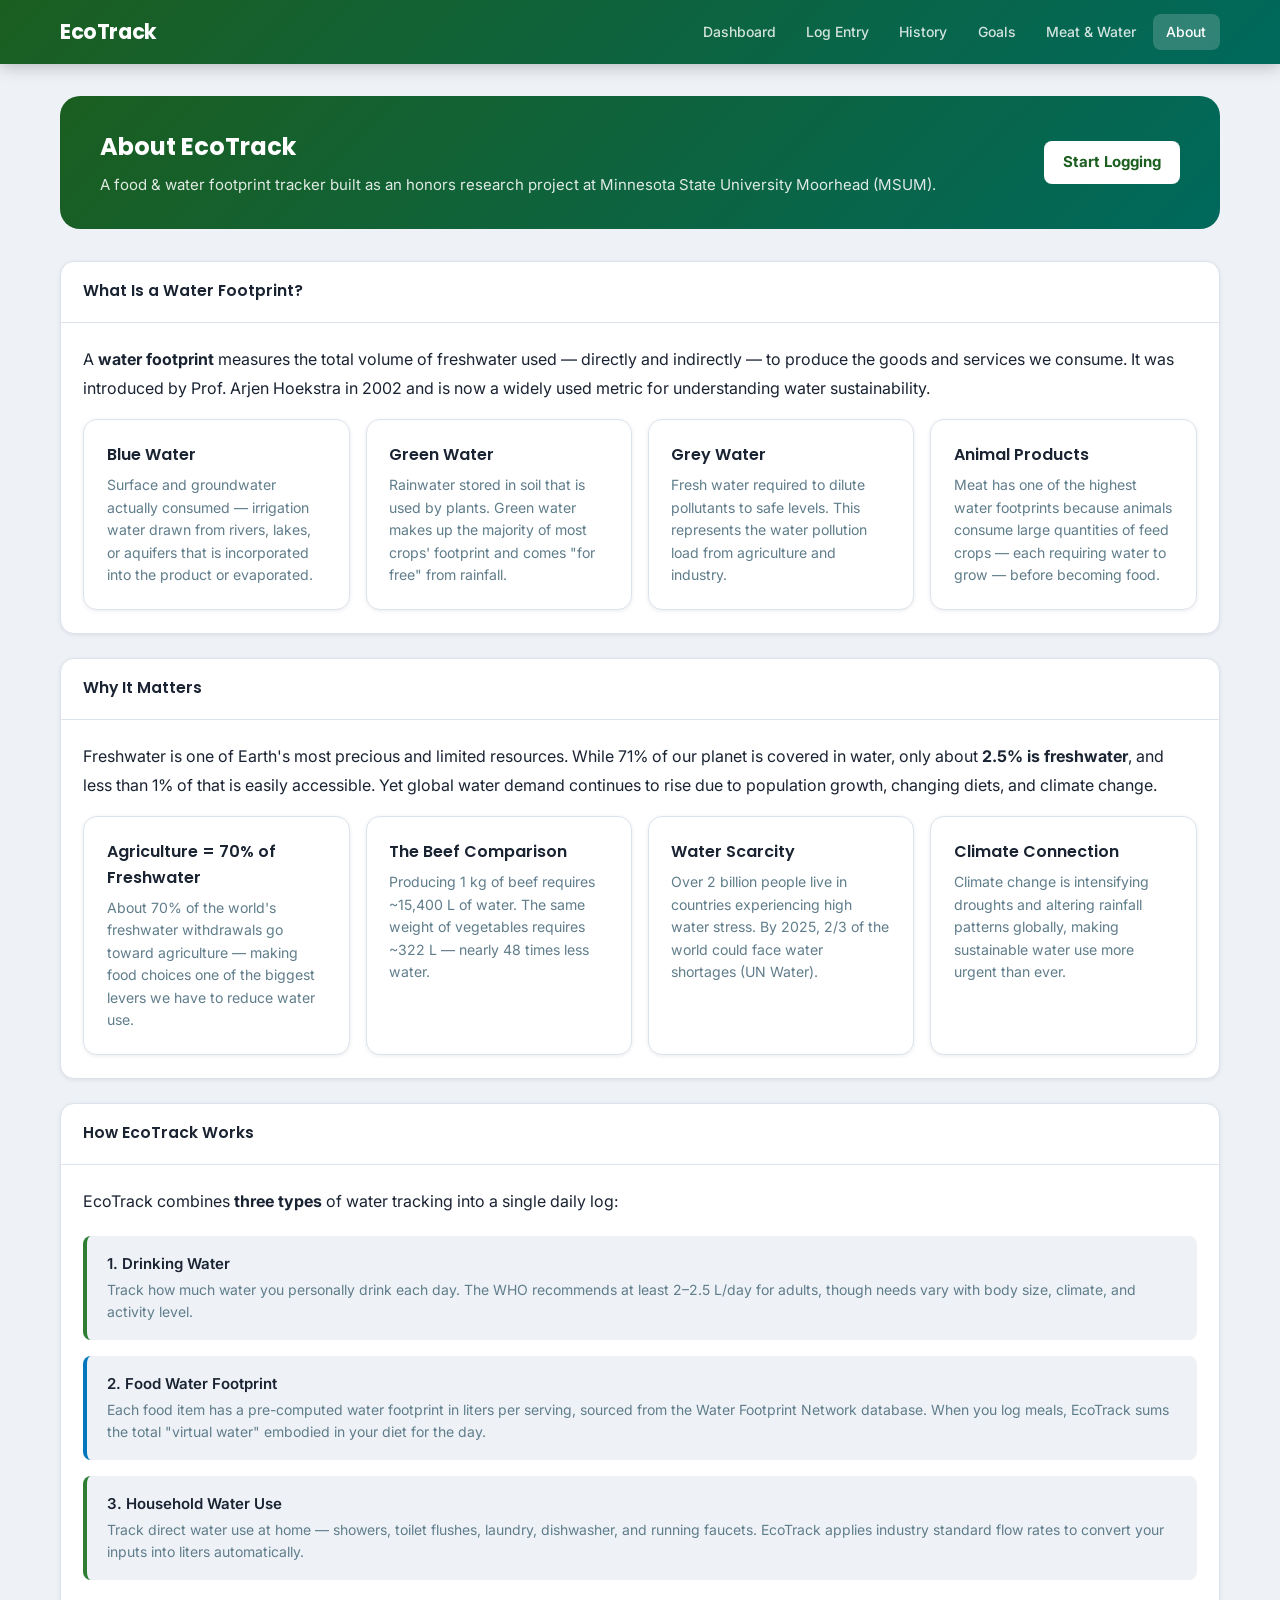
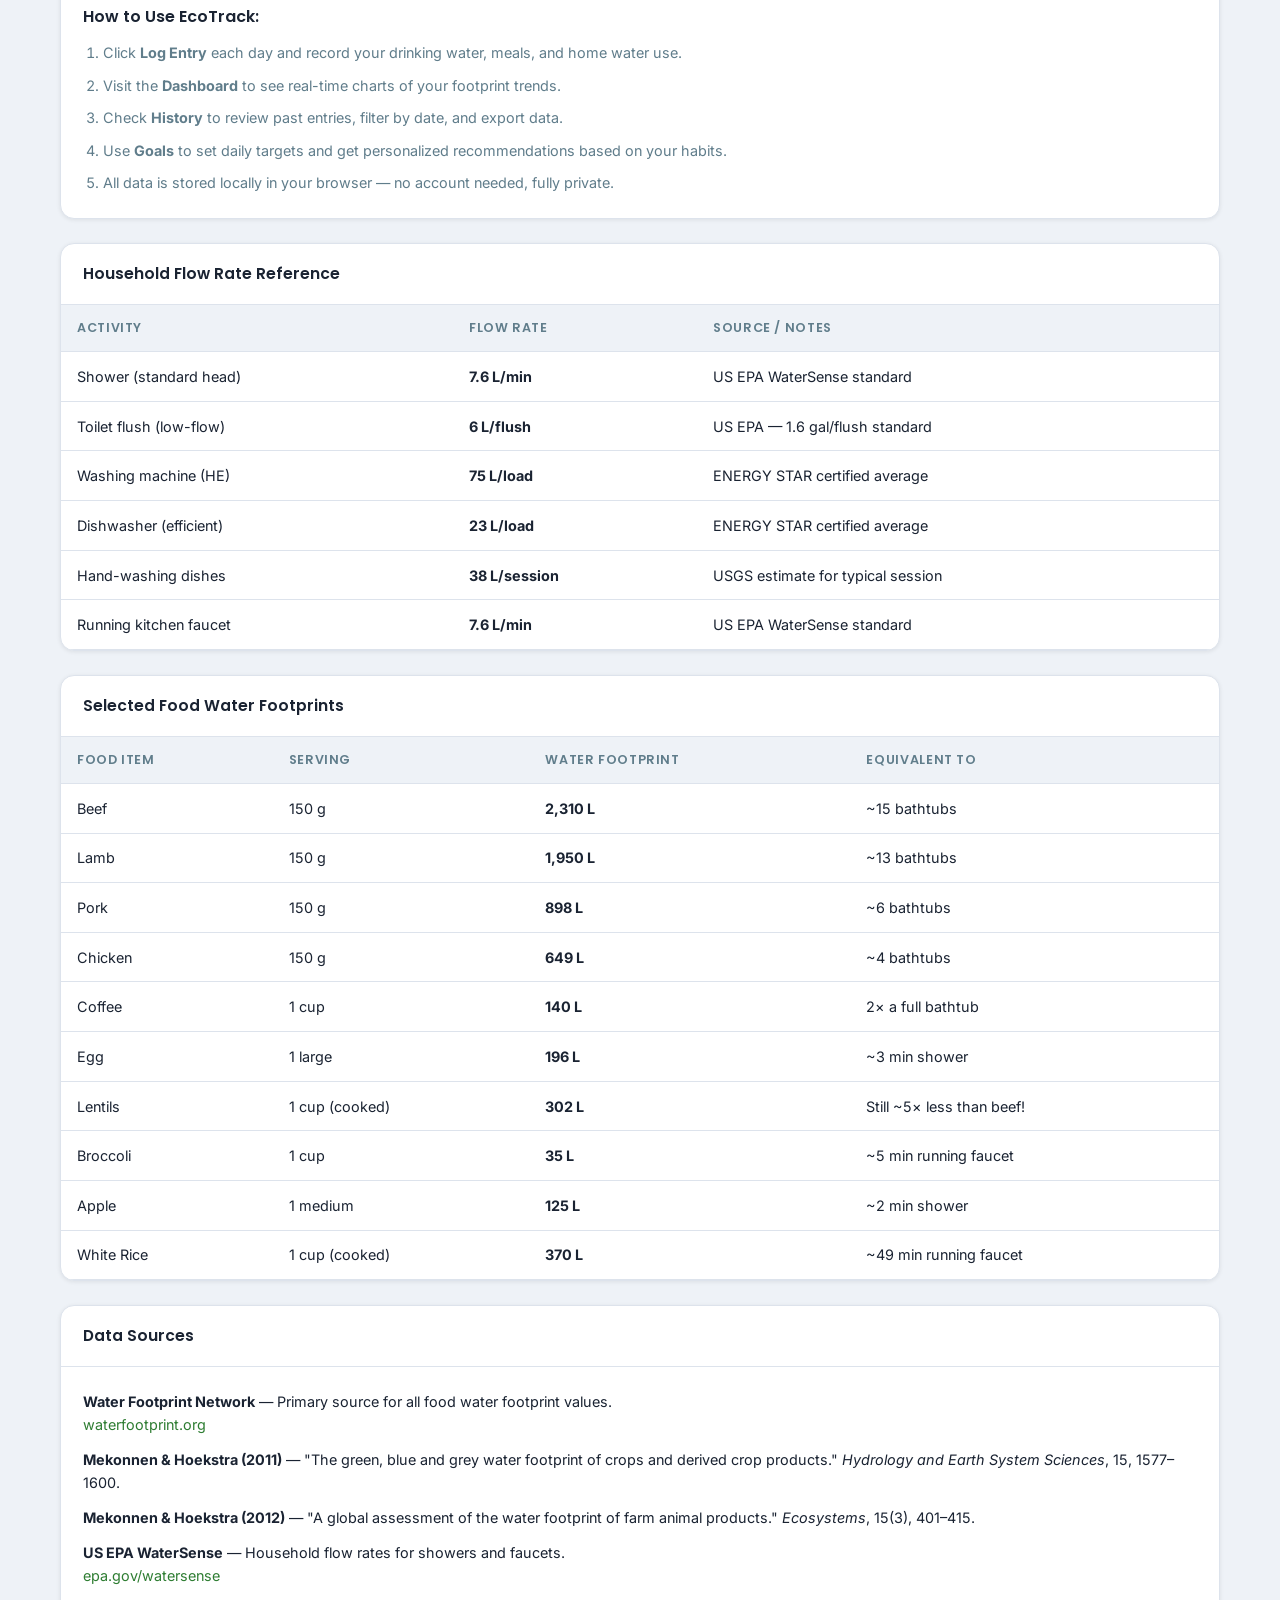
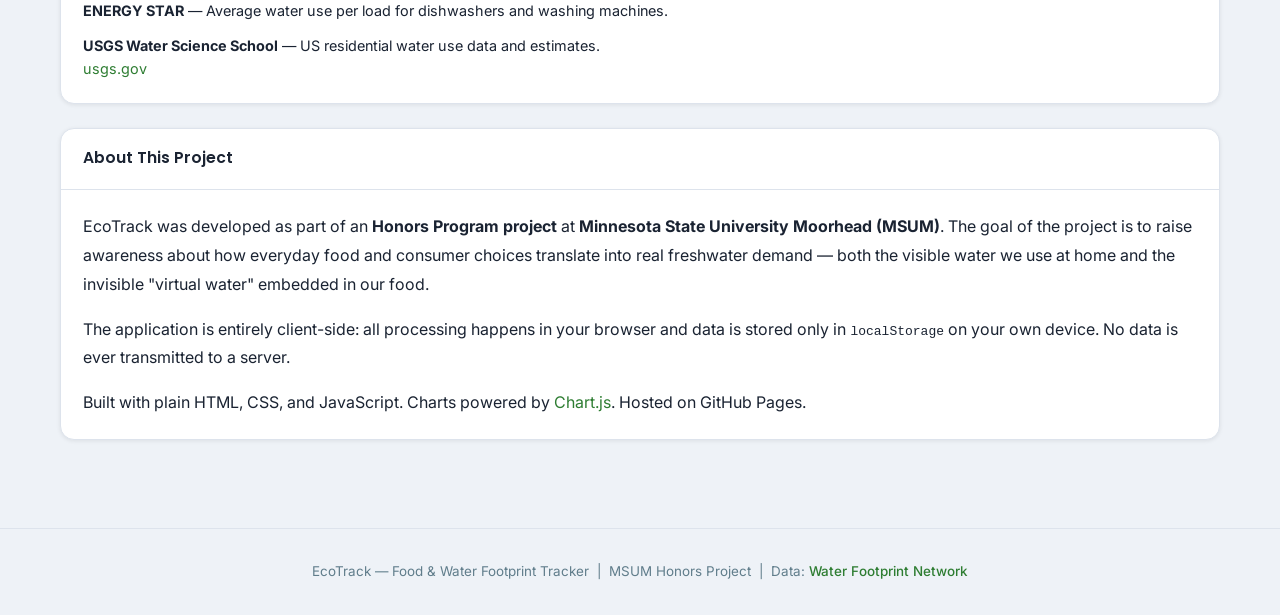
<file: about.html>
<!DOCTYPE html>
<html lang="en">
<head>
  <meta charset="UTF-8" />
  <meta name="viewport" content="width=device-width, initial-scale=1.0" />
  <title>EcoTrack — About</title>
  <link rel="stylesheet" href="css/style.css" />
</head>
<body>

<!-- ── Navigation ───────────────────────────────────────────── -->
<nav class="navbar">
  <div class="nav-container">
    <a href="index.html" class="nav-brand">
      <span>EcoTrack</span>
    </a>
    <button class="nav-toggle" id="navToggle" aria-label="Toggle navigation">
      <span></span><span></span><span></span>
    </button>
    <ul class="nav-links" id="navLinks">
      <li><a href="index.html"      class="nav-link">Dashboard</a></li>
      <li><a href="log.html"        class="nav-link">Log Entry</a></li>
      <li><a href="history.html"    class="nav-link">History</a></li>
      <li><a href="goals.html"      class="nav-link">Goals</a></li>
      <li><a href="meat-water.html" class="nav-link">Meat & Water</a></li>
      <li><a href="about.html"      class="nav-link">About</a></li>
    </ul>
  </div>
</nav>

<main class="page">

  <!-- ── Hero ─────────────────────────────────────────────────── -->
  <div class="hero-banner" style="margin-bottom:2rem">
    <div class="hero-text">
      <h2>About EcoTrack</h2>
      <p>A food &amp; water footprint tracker built as an honors research project at Minnesota State University Moorhead (MSUM).</p>
    </div>
    <div class="hero-actions">
      <a href="log.html" class="btn btn-white">Start Logging</a>
    </div>
  </div>

  <!-- ── What Is a Water Footprint? ───────────────────────────── -->
  <div id="footprint" class="card mb-3">
    <div class="card-header">
      <span class="card-title">What Is a Water Footprint?</span>
    </div>
    <div class="card-body">
      <p style="margin-bottom:1rem;line-height:1.8">
        A <strong>water footprint</strong> measures the total volume of freshwater used —
        directly and indirectly — to produce the goods and services we consume.
        It was introduced by Prof. Arjen Hoekstra in 2002 and is now a widely used
        metric for understanding water sustainability.
      </p>
      <div class="fact-grid">
        <div class="fact-card">
          <div class="fact-title">Blue Water</div>
          <div class="fact-desc">Surface and groundwater actually consumed — irrigation water drawn from rivers, lakes, or aquifers that is incorporated into the product or evaporated.</div>
        </div>
        <div class="fact-card">
          <div class="fact-title">Green Water</div>
          <div class="fact-desc">Rainwater stored in soil that is used by plants. Green water makes up the majority of most crops' footprint and comes "for free" from rainfall.</div>
        </div>
        <div class="fact-card">
          <div class="fact-title">Grey Water</div>
          <div class="fact-desc">Fresh water required to dilute pollutants to safe levels. This represents the water pollution load from agriculture and industry.</div>
        </div>
        <div class="fact-card">
          <div class="fact-title">Animal Products</div>
          <div class="fact-desc">Meat has one of the highest water footprints because animals consume large quantities of feed crops — each requiring water to grow — before becoming food.</div>
        </div>
      </div>
    </div>
  </div>

  <!-- ── Why It Matters ───────────────────────────────────────── -->
  <div class="card mb-3">
    <div class="card-header">
      <span class="card-title">Why It Matters</span>
    </div>
    <div class="card-body">
      <p style="line-height:1.8;margin-bottom:1rem">
        Freshwater is one of Earth's most precious and limited resources. While 71% of our planet
        is covered in water, only about <strong>2.5% is freshwater</strong>, and less than 1% of
        that is easily accessible. Yet global water demand continues to rise due to population
        growth, changing diets, and climate change.
      </p>
      <div class="fact-grid">
        <div class="fact-card">
          <div class="fact-title">Agriculture = 70% of Freshwater</div>
          <div class="fact-desc">About 70% of the world's freshwater withdrawals go toward agriculture — making food choices one of the biggest levers we have to reduce water use.</div>
        </div>
        <div class="fact-card">
          <div class="fact-title">The Beef Comparison</div>
          <div class="fact-desc">Producing 1 kg of beef requires ~15,400 L of water. The same weight of vegetables requires ~322 L — nearly 48 times less water.</div>
        </div>
        <div class="fact-card">
          <div class="fact-title">Water Scarcity</div>
          <div class="fact-desc">Over 2 billion people live in countries experiencing high water stress. By 2025, 2/3 of the world could face water shortages (UN Water).</div>
        </div>
        <div class="fact-card">
          <div class="fact-title">Climate Connection</div>
          <div class="fact-desc">Climate change is intensifying droughts and altering rainfall patterns globally, making sustainable water use more urgent than ever.</div>
        </div>
      </div>
    </div>
  </div>

  <!-- ── How EcoTrack Works ────────────────────────────────────── -->
  <div class="card mb-3">
    <div class="card-header">
      <span class="card-title">How EcoTrack Works</span>
    </div>
    <div class="card-body">
      <p style="margin-bottom:1.25rem;line-height:1.8">
        EcoTrack combines <strong>three types</strong> of water tracking into a single daily log:
      </p>

      <div style="display:grid;gap:1rem">
        <div class="rec-item tip">
          <div>
            <div class="rec-title">1. Drinking Water</div>
            <div class="rec-desc">Track how much water you personally drink each day. The WHO recommends at least 2–2.5 L/day for adults, though needs vary with body size, climate, and activity level.</div>
          </div>
        </div>
        <div class="rec-item info">
          <div>
            <div class="rec-title">2. Food Water Footprint</div>
            <div class="rec-desc">Each food item has a pre-computed water footprint in liters per serving, sourced from the Water Footprint Network database. When you log meals, EcoTrack sums the total "virtual water" embodied in your diet for the day.</div>
          </div>
        </div>
        <div class="rec-item good">
          <div>
            <div class="rec-title">3. Household Water Use</div>
            <div class="rec-desc">Track direct water use at home — showers, toilet flushes, laundry, dishwasher, and running faucets. EcoTrack applies industry standard flow rates to convert your inputs into liters automatically.</div>
          </div>
        </div>
      </div>

      <div style="margin-top:1.5rem">
        <h3 style="font-family:var(--font-head);font-size:1rem;font-weight:600;margin-bottom:0.75rem">How to Use EcoTrack:</h3>
        <ol style="padding-left:1.25rem;display:flex;flex-direction:column;gap:0.5rem;font-size:0.9rem;color:var(--text-muted);line-height:1.7">
          <li>Click <strong>Log Entry</strong> each day and record your drinking water, meals, and home water use.</li>
          <li>Visit the <strong>Dashboard</strong> to see real-time charts of your footprint trends.</li>
          <li>Check <strong>History</strong> to review past entries, filter by date, and export data.</li>
          <li>Use <strong>Goals</strong> to set daily targets and get personalized recommendations based on your habits.</li>
          <li>All data is stored locally in your browser — no account needed, fully private.</li>
        </ol>
      </div>
    </div>
  </div>

  <!-- ── Flow Rate Reference Table ─────────────────────────────── -->
  <div class="card mb-3">
    <div class="card-header">
      <span class="card-title">Household Flow Rate Reference</span>
    </div>
    <div class="card-body" style="padding:0">
      <div class="table-wrapper">
        <table>
          <thead>
            <tr>
              <th>Activity</th>
              <th>Flow Rate</th>
              <th>Source / Notes</th>
            </tr>
          </thead>
          <tbody>
            <tr>
              <td>Shower (standard head)</td>
              <td><strong>7.6 L/min</strong></td>
              <td>US EPA WaterSense standard</td>
            </tr>
            <tr>
              <td>Toilet flush (low-flow)</td>
              <td><strong>6 L/flush</strong></td>
              <td>US EPA — 1.6 gal/flush standard</td>
            </tr>
            <tr>
              <td>Washing machine (HE)</td>
              <td><strong>75 L/load</strong></td>
              <td>ENERGY STAR certified average</td>
            </tr>
            <tr>
              <td>Dishwasher (efficient)</td>
              <td><strong>23 L/load</strong></td>
              <td>ENERGY STAR certified average</td>
            </tr>
            <tr>
              <td>Hand-washing dishes</td>
              <td><strong>38 L/session</strong></td>
              <td>USGS estimate for typical session</td>
            </tr>
            <tr>
              <td>Running kitchen faucet</td>
              <td><strong>7.6 L/min</strong></td>
              <td>US EPA WaterSense standard</td>
            </tr>
          </tbody>
        </table>
      </div>
    </div>
  </div>

  <!-- ── Food Footprint Examples ──────────────────────────────── -->
  <div class="card mb-3">
    <div class="card-header">
      <span class="card-title">Selected Food Water Footprints</span>
    </div>
    <div class="card-body" style="padding:0">
      <div class="table-wrapper">
        <table>
          <thead>
            <tr>
              <th>Food Item</th>
              <th>Serving</th>
              <th>Water Footprint</th>
              <th>Equivalent To</th>
            </tr>
          </thead>
          <tbody>
            <tr>
              <td>Beef</td>
              <td>150 g</td>
              <td><strong>2,310 L</strong></td>
              <td>~15 bathtubs</td>
            </tr>
            <tr>
              <td>Lamb</td>
              <td>150 g</td>
              <td><strong>1,950 L</strong></td>
              <td>~13 bathtubs</td>
            </tr>
            <tr>
              <td>Pork</td>
              <td>150 g</td>
              <td><strong>898 L</strong></td>
              <td>~6 bathtubs</td>
            </tr>
            <tr>
              <td>Chicken</td>
              <td>150 g</td>
              <td><strong>649 L</strong></td>
              <td>~4 bathtubs</td>
            </tr>
            <tr>
              <td>Coffee</td>
              <td>1 cup</td>
              <td><strong>140 L</strong></td>
              <td>2× a full bathtub</td>
            </tr>
            <tr>
              <td>Egg</td>
              <td>1 large</td>
              <td><strong>196 L</strong></td>
              <td>~3 min shower</td>
            </tr>
            <tr>
              <td>Lentils</td>
              <td>1 cup (cooked)</td>
              <td><strong>302 L</strong></td>
              <td>Still ~5× less than beef!</td>
            </tr>
            <tr>
              <td>Broccoli</td>
              <td>1 cup</td>
              <td><strong>35 L</strong></td>
              <td>~5 min running faucet</td>
            </tr>
            <tr>
              <td>Apple</td>
              <td>1 medium</td>
              <td><strong>125 L</strong></td>
              <td>~2 min shower</td>
            </tr>
            <tr>
              <td>White Rice</td>
              <td>1 cup (cooked)</td>
              <td><strong>370 L</strong></td>
              <td>~49 min running faucet</td>
            </tr>
          </tbody>
        </table>
      </div>
    </div>
  </div>

  <!-- ── Data Sources ──────────────────────────────────────────── -->
  <div class="card mb-3">
    <div class="card-header">
      <span class="card-title">Data Sources</span>
    </div>
    <div class="card-body">
      <ul style="display:flex;flex-direction:column;gap:0.75rem;font-size:0.9rem">
        <li>
          <strong>Water Footprint Network</strong> — Primary source for all food water footprint values.<br>
          <a href="https://waterfootprint.org" target="_blank" rel="noopener" style="color:var(--primary)">waterfootprint.org</a>
        </li>
        <li>
          <strong>Mekonnen &amp; Hoekstra (2011)</strong> — "The green, blue and grey water footprint of crops and derived crop products."
          <em>Hydrology and Earth System Sciences</em>, 15, 1577–1600.
        </li>
        <li>
          <strong>Mekonnen &amp; Hoekstra (2012)</strong> — "A global assessment of the water footprint of farm animal products."
          <em>Ecosystems</em>, 15(3), 401–415.
        </li>
        <li>
          <strong>US EPA WaterSense</strong> — Household flow rates for showers and faucets.<br>
          <a href="https://www.epa.gov/watersense" target="_blank" rel="noopener" style="color:var(--primary)">epa.gov/watersense</a>
        </li>
        <li>
          <strong>ENERGY STAR</strong> — Average water use per load for dishwashers and washing machines.
        </li>
        <li>
          <strong>USGS Water Science School</strong> — US residential water use data and estimates.<br>
          <a href="https://www.usgs.gov/special-topics/water-science-school" target="_blank" rel="noopener" style="color:var(--primary)">usgs.gov</a>
        </li>
      </ul>
    </div>
  </div>

  <!-- ── About the Project ─────────────────────────────────────── -->
  <div class="card mb-3">
    <div class="card-header">
      <span class="card-title">About This Project</span>
    </div>
    <div class="card-body">
      <p style="line-height:1.8;margin-bottom:1rem">
        EcoTrack was developed as part of an <strong>Honors Program project</strong> at
        <strong>Minnesota State University Moorhead (MSUM)</strong>. The goal of the project is
        to raise awareness about how everyday food and consumer choices translate into real
        freshwater demand — both the visible water we use at home and the invisible
        "virtual water" embedded in our food.
      </p>
      <p style="line-height:1.8;margin-bottom:1rem">
        The application is entirely client-side: all processing happens in your browser and
        data is stored only in <code>localStorage</code> on your own device.
        No data is ever transmitted to a server.
      </p>
      <p style="line-height:1.8">
        Built with plain HTML, CSS, and JavaScript. Charts powered by
        <a href="https://www.chartjs.org" target="_blank" rel="noopener" style="color:var(--primary)">Chart.js</a>.
        Hosted on GitHub Pages.
      </p>
    </div>
  </div>

</main>

<footer>
  <p>EcoTrack &mdash; Food &amp; Water Footprint Tracker &nbsp;|&nbsp; MSUM Honors Project &nbsp;|&nbsp;
     Data: <a href="https://waterfootprint.org" target="_blank" rel="noopener">Water Footprint Network</a>
  </p>
</footer>

<script src="js/data.js"></script>
<script>
document.addEventListener('DOMContentLoaded', () => initNav());
</script>
</body>
</html>
</file>
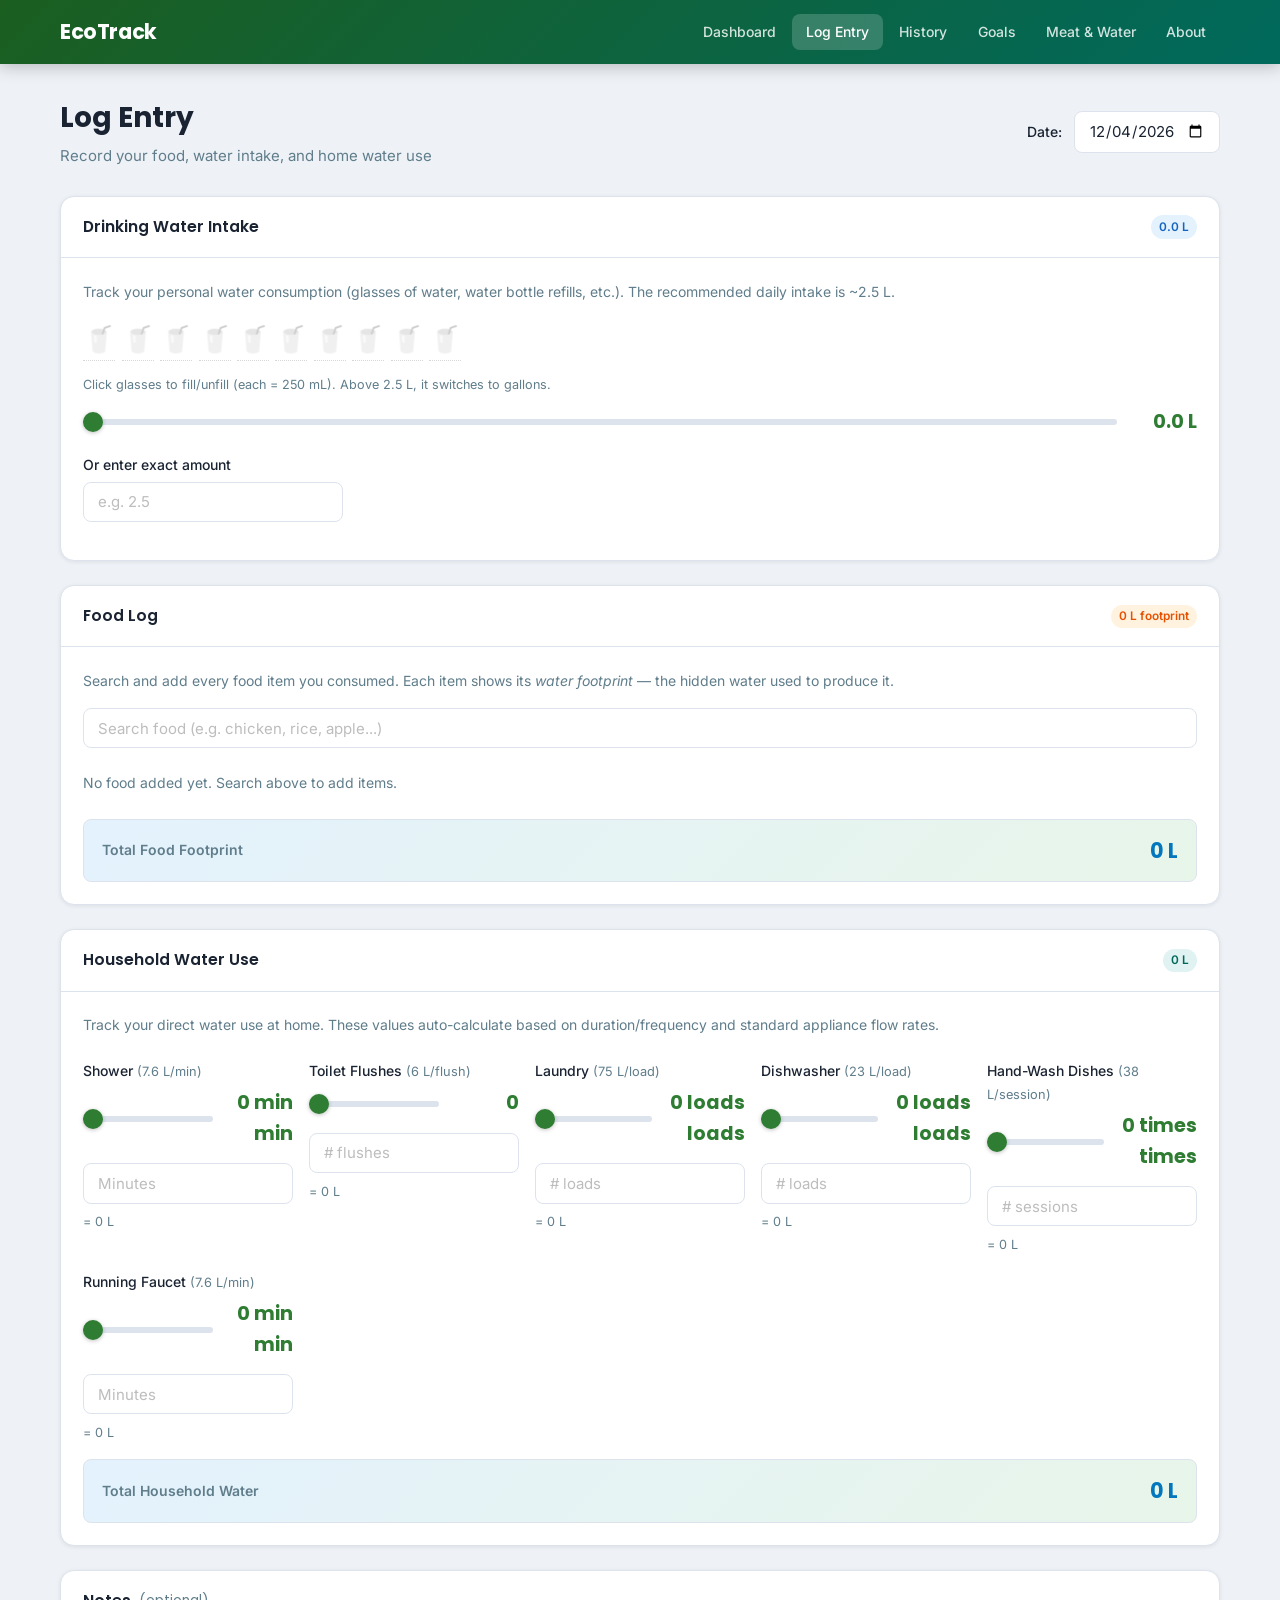
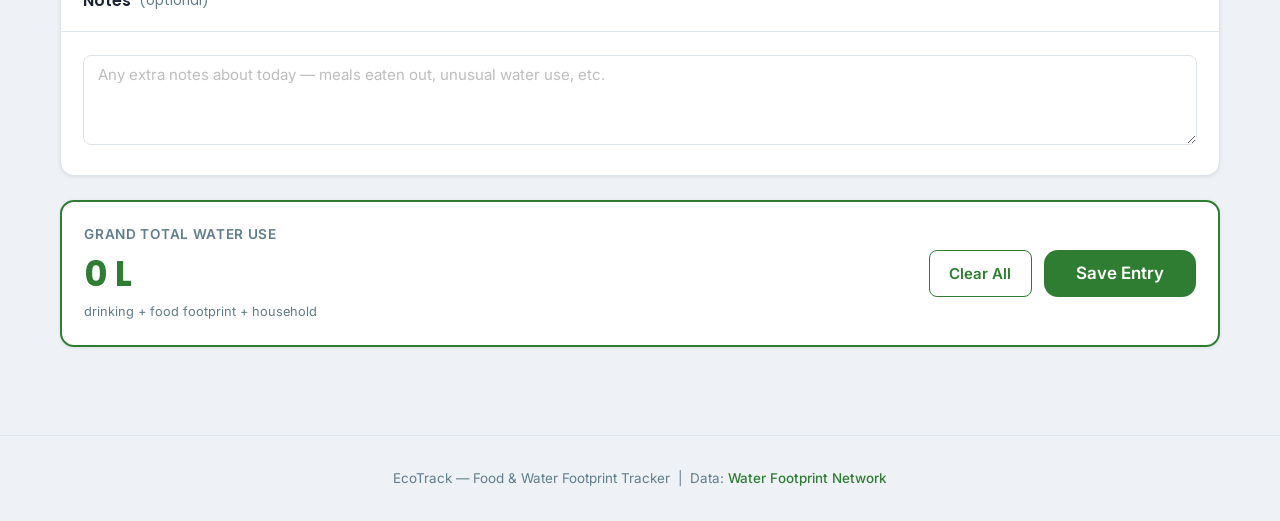
<file: log.html>
<!DOCTYPE html>
<html lang="en">
<head>
  <meta charset="UTF-8" />
  <meta name="viewport" content="width=device-width, initial-scale=1.0" />
  <title>EcoTrack — Log Entry</title>
  <link rel="stylesheet" href="css/style.css" />
</head>
<body>

<!-- ── Navigation ───────────────────────────────────────────── -->
<nav class="navbar">
  <div class="nav-container">
    <a href="index.html" class="nav-brand">
      <span>EcoTrack</span>
    </a>
    <button class="nav-toggle" id="navToggle" aria-label="Toggle navigation">
      <span></span><span></span><span></span>
    </button>
    <ul class="nav-links" id="navLinks">
      <li><a href="index.html"      class="nav-link">Dashboard</a></li>
      <li><a href="log.html"        class="nav-link">Log Entry</a></li>
      <li><a href="history.html"    class="nav-link">History</a></li>
      <li><a href="goals.html"      class="nav-link">Goals</a></li>
      <li><a href="meat-water.html" class="nav-link">Meat & Water</a></li>
      <li><a href="about.html"      class="nav-link">About</a></li>
    </ul>
  </div>
</nav>

<!-- ── Main ─────────────────────────────────────────────────── -->
<main class="page">
  <div class="page-header" style="display:flex;align-items:center;justify-content:space-between;flex-wrap:wrap;gap:1rem">
    <div>
      <h1 class="page-title">Log Entry</h1>
      <p class="page-subtitle">Record your food, water intake, and home water use</p>
    </div>
    <div style="display:flex;gap:0.75rem;align-items:center;flex-wrap:wrap">
      <label for="dateInput" class="form-label mb-0" style="white-space:nowrap">Date:</label>
      <input type="date" id="dateInput" class="form-control" style="width:auto" />
    </div>
  </div>

  <!-- ━━━━━━━━━━━━━━━━━━━━━━━━━━━━━━━━━━━━ Section 1: Drinking Water -->
  <div class="card mb-3">
    <div class="card-header">
      <span class="card-title">Drinking Water Intake</span>
      <span class="badge badge-blue" id="drinkingBadge">0 L</span>
    </div>
    <div class="card-body">
      <p class="text-muted mb-2" style="font-size:0.875rem">
        Track your personal water consumption (glasses of water, water bottle refills, etc.).
        The recommended daily intake is ~2.5 L.
      </p>

      <!-- Visual glasses -->
      <div class="water-glasses-row" id="glassesRow"></div>
      <p class="text-muted" style="font-size:0.79rem;margin-bottom:0.75rem">Click glasses to fill/unfill (each = 250 mL). Above 2.5 L, it switches to gallons.</p>

      <div class="range-row">
        <input type="range" id="waterRange" min="0" max="20" step="0.1" value="0" />
        <div class="range-value"><span id="waterRangeVal">0.0</span> L</div>
      </div>
      <div class="form-row mt-2" style="max-width:260px">
        <div class="form-group">
          <label class="form-label" for="waterExact">Or enter exact amount</label>
          <input type="number" id="waterExact" class="form-control" min="0" max="20" step="0.1" placeholder="e.g. 2.5" />
        </div>
      </div>

      <!-- Comparison note -->
      <div id="waterComparison" class="rec-item info mt-2" style="display:none">
        <span class="rec-icon">💡</span>
        <div>
          <div class="rec-title" id="waterCompText"></div>
        </div>
      </div>
    </div>
  </div>

  <!-- ━━━━━━━━━━━━━━━━━━━━━━━━━━━━━━━━━━━━ Section 2: Food Log -->
  <div class="card mb-3">
    <div class="card-header">
      <span class="card-title">Food Log</span>
      <span class="badge badge-orange" id="foodFPBadge">0 L footprint</span>
    </div>
    <div class="card-body">
      <p class="text-muted mb-2" style="font-size:0.875rem">
        Search and add every food item you consumed. Each item shows its
        <em>water footprint</em> — the hidden water used to produce it.
      </p>

      <!-- Search -->
      <div class="food-search-wrap">
        <input type="text" id="foodSearch" class="form-control food-search-input"
               placeholder="Search food (e.g. chicken, rice, apple...)" autocomplete="off" />
        <div class="food-dropdown" id="foodDropdown"></div>
      </div>

      <!-- Food list -->
      <div class="food-log-list" id="foodLogList"></div>

      <!-- Running total bar -->
      <div class="footprint-total-bar mt-2" id="footprintTotalBar">
        <span class="label">Total Food Footprint</span>
        <span class="value" id="footprintTotalVal">0 L</span>
      </div>

      <!-- Category breakdown hint -->
      <div id="catBreakdown" class="mt-2" style="display:none">
        <p class="text-muted" style="font-size:0.8rem;margin-bottom:0.5rem">Breakdown by category:</p>
        <div id="catBreakdownInner" style="display:flex;flex-wrap:wrap;gap:0.4rem;"></div>
      </div>
    </div>
  </div>

  <!-- ━━━━━━━━━━━━━━━━━━━━━━━━━━━━━━━━━━━━ Section 3: Household Water -->
  <div class="card mb-3">
    <div class="card-header">
      <span class="card-title">Household Water Use</span>
      <span class="badge badge-teal" id="householdBadge">0 L</span>
    </div>
    <div class="card-body">
      <p class="text-muted mb-3" style="font-size:0.875rem">
        Track your direct water use at home. These values auto-calculate based on
        duration/frequency and standard appliance flow rates.
      </p>

      <div class="form-row">
        <!-- Shower -->
        <div class="form-group">
          <label class="form-label" for="showerMin">Shower <span class="hint">(7.6 L/min)</span></label>
          <div class="range-row">
            <input type="range" id="showerRange" min="0" max="30" step="1" value="0" />
            <div class="range-value"><span id="showerVal">0</span> min</div>
          </div>
          <input type="number" id="showerMin" class="form-control mt-1" min="0" max="120" step="1" placeholder="Minutes" />
          <div class="form-hint" id="showerLiters">= 0 L</div>
        </div>
        <!-- Toilet -->
        <div class="form-group">
          <label class="form-label" for="toiletFlushes">Toilet Flushes <span class="hint">(6 L/flush)</span></label>
          <div class="range-row">
            <input type="range" id="toiletRange" min="0" max="20" step="1" value="0" />
            <div class="range-value"><span id="toiletVal">0</span></div>
          </div>
          <input type="number" id="toiletFlushes" class="form-control mt-1" min="0" max="50" step="1" placeholder="# flushes" />
          <div class="form-hint" id="toiletLiters">= 0 L</div>
        </div>
        <!-- Laundry -->
        <div class="form-group">
          <label class="form-label" for="laundryLoads">Laundry <span class="hint">(75 L/load)</span></label>
          <div class="range-row">
            <input type="range" id="laundryRange" min="0" max="5" step="1" value="0" />
            <div class="range-value"><span id="laundryVal">0</span> loads</div>
          </div>
          <input type="number" id="laundryLoads" class="form-control mt-1" min="0" max="20" step="1" placeholder="# loads" />
          <div class="form-hint" id="laundryLiters">= 0 L</div>
        </div>
        <!-- Dishwasher -->
        <div class="form-group">
          <label class="form-label" for="dishwasherLoads">Dishwasher <span class="hint">(23 L/load)</span></label>
          <div class="range-row">
            <input type="range" id="dishwasherRange" min="0" max="5" step="1" value="0" />
            <div class="range-value"><span id="dishwasherVal">0</span> loads</div>
          </div>
          <input type="number" id="dishwasherLoads" class="form-control mt-1" min="0" max="10" step="1" placeholder="# loads" />
          <div class="form-hint" id="dishwasherLiters">= 0 L</div>
        </div>
        <!-- Hand wash dishes -->
        <div class="form-group">
          <label class="form-label" for="handDishes">Hand-Wash Dishes <span class="hint">(38 L/session)</span></label>
          <div class="range-row">
            <input type="range" id="handDishesRange" min="0" max="5" step="1" value="0" />
            <div class="range-value"><span id="handDishesVal">0</span> times</div>
          </div>
          <input type="number" id="handDishes" class="form-control mt-1" min="0" max="10" step="1" placeholder="# sessions" />
          <div class="form-hint" id="handDishesLiters">= 0 L</div>
        </div>
        <!-- Running faucet -->
        <div class="form-group">
          <label class="form-label" for="faucetMin">Running Faucet <span class="hint">(7.6 L/min)</span></label>
          <div class="range-row">
            <input type="range" id="faucetRange" min="0" max="20" step="1" value="0" />
            <div class="range-value"><span id="faucetVal">0</span> min</div>
          </div>
          <input type="number" id="faucetMin" class="form-control mt-1" min="0" max="60" step="1" placeholder="Minutes" />
          <div class="form-hint" id="faucetLiters">= 0 L</div>
        </div>
      </div>

      <!-- Household total -->
      <div class="footprint-total-bar mt-2">
        <span class="label">Total Household Water</span>
        <span class="value" id="householdTotalVal">0 L</span>
      </div>
    </div>
  </div>

  <!-- ━━━━━━━━━━━━━━━━━━━━━━━━━━━━━━━━━━━━ Section 4: Notes -->
  <div class="card mb-3">
    <div class="card-header">
      <span class="card-title">Notes <span style="font-weight:400;font-size:0.85rem;color:var(--text-muted)">(optional)</span></span>
    </div>
    <div class="card-body">
      <textarea id="notesField" class="form-control" rows="3"
        placeholder="Any extra notes about today — meals eaten out, unusual water use, etc."></textarea>
    </div>
  </div>

  <!-- ━━━━━━━━━━━━━━━━━━━━━━━━━━━━━━━━━━━━ Grand Total + Save -->
  <div class="card mb-3" style="border: 2px solid var(--primary);">
    <div class="card-body" style="display:flex;align-items:center;justify-content:space-between;flex-wrap:wrap;gap:1rem">
      <div>
        <div style="font-size:0.85rem;color:var(--text-muted);font-weight:600;text-transform:uppercase;letter-spacing:0.05em">Grand Total Water Use</div>
        <div style="font-family:var(--font-head);font-size:2.2rem;font-weight:700;color:var(--primary)" id="grandTotal">0 L</div>
        <div style="font-size:0.8rem;color:var(--text-muted)">drinking + food footprint + household</div>
      </div>
      <div style="display:flex;gap:0.75rem;flex-wrap:wrap">
        <button class="btn btn-outline" id="clearBtn">Clear All</button>
        <button class="btn btn-primary btn-lg" id="saveBtn">Save Entry</button>
      </div>
    </div>
  </div>

</main>

<footer>
  <p>EcoTrack &mdash; Food &amp; Water Footprint Tracker &nbsp;|&nbsp;
     Data: <a href="https://waterfootprint.org" target="_blank" rel="noopener">Water Footprint Network</a>
  </p>
</footer>

<div class="toast" id="toast"></div>

<!-- ── Delete Confirmation Modal ────────────────────────────── -->
<div class="modal-overlay" id="clearModal">
  <div class="modal">
    <div class="modal-title">Clear All Data?</div>
    <div class="modal-text">This will erase everything you've entered for this date. You can re-enter data if needed.</div>
    <div class="modal-actions">
      <button class="btn btn-ghost" id="clearCancelBtn">Cancel</button>
      <button class="btn btn-danger" id="clearConfirmBtn">Yes, Clear</button>
    </div>
  </div>
</div>

<script src="js/data.js"></script>
<script>
// ── State ─────────────────────────────────────────────────
let currentEntry = null;
let foodDropdownResults = [];

// ── Init ──────────────────────────────────────────────────
document.addEventListener('DOMContentLoaded', () => {
  initNav();

  // Date input
  const dateInput = document.getElementById('dateInput');
  const params    = new URLSearchParams(window.location.search);
  const initDate  = params.get('date') || todayStr();
  dateInput.value = initDate;
  dateInput.max   = todayStr();
  loadDate(initDate);
  dateInput.addEventListener('change', () => loadDate(dateInput.value));

  // Water slider + exact input sync
  linkSliderToInput('waterRange', 'waterExact', 'waterRangeVal', 1, () => updateWater());
  document.getElementById('waterExact').addEventListener('input', () => {
    const v = parseFloat(document.getElementById('waterExact').value) || 0;
    const rangeMax = parseFloat(document.getElementById('waterRange').max);
    document.getElementById('waterRange').value    = Math.min(v, rangeMax);
    document.getElementById('waterRangeVal').textContent = v.toFixed(1);
    updateWater();
  });

  // Household sliders
  const hLinks = [
    { range:'showerRange',    num:'showerMin',      val:'showerVal',      liters:'showerLiters',    rate: HOUSEHOLD.showerPerMin,    unit:'min',   mult: HOUSEHOLD.showerPerMin       },
    { range:'toiletRange',    num:'toiletFlushes',  val:'toiletVal',      liters:'toiletLiters',    rate: HOUSEHOLD.toiletPerFlush,  unit:'',      mult: HOUSEHOLD.toiletPerFlush     },
    { range:'laundryRange',   num:'laundryLoads',   val:'laundryVal',     liters:'laundryLiters',   rate: HOUSEHOLD.laundryPerLoad,  unit:'loads', mult: HOUSEHOLD.laundryPerLoad     },
    { range:'dishwasherRange',num:'dishwasherLoads',val:'dishwasherVal',  liters:'dishwasherLiters',rate: HOUSEHOLD.dishwasherPerLoad,unit:'loads',mult: HOUSEHOLD.dishwasherPerLoad  },
    { range:'handDishesRange',num:'handDishes',     val:'handDishesVal',  liters:'handDishesLiters',rate: HOUSEHOLD.handDishesPerSession,unit:'times',mult: HOUSEHOLD.handDishesPerSession},
    { range:'faucetRange',    num:'faucetMin',      val:'faucetVal',      liters:'faucetLiters',    rate: HOUSEHOLD.faucetPerMin,    unit:'min',   mult: HOUSEHOLD.faucetPerMin       },
  ];
  hLinks.forEach(h => {
    const range = document.getElementById(h.range);
    const num   = document.getElementById(h.num);
    const valEl = document.getElementById(h.val);
    const litEl = document.getElementById(h.liters);

    const update = (src) => {
      const v = parseFloat(src.value) || 0;
      if (src === range) num.value = v;
      else range.value = Math.min(v, parseFloat(range.max));
      valEl.textContent = (src === range ? v : parseFloat(num.value) || 0) + (h.unit ? ' ' + h.unit : '');
      const actual = parseFloat(num.value) || 0;
      litEl.textContent = `= ${fmtL(actual * h.mult)} L`;
      updateHouseholdTotal();
    };
    range.addEventListener('input', () => update(range));
    num.addEventListener('input',   () => update(num));
  });

  // Glasses visual
  buildGlasses();

  // Food search
  initFoodSearch();

  // Save / Clear
  document.getElementById('saveBtn').addEventListener('click', saveCurrentEntry);
  document.getElementById('clearBtn').addEventListener('click', () => {
    document.getElementById('clearModal').classList.add('active');
  });
  document.getElementById('clearCancelBtn').addEventListener('click', () => {
    document.getElementById('clearModal').classList.remove('active');
  });
  document.getElementById('clearConfirmBtn').addEventListener('click', () => {
    document.getElementById('clearModal').classList.remove('active');
    resetForm();
  });
});

// ── Load entry for a date ──────────────────────────────────
function loadDate(dateStr) {
  const existing = getEntryByDate(dateStr);
  currentEntry   = existing || newEntry(dateStr);
  populateForm(currentEntry);
}

function populateForm(entry) {
  // Water
  const wv = entry.drinkingWater;
  const rangeMax = parseFloat(document.getElementById('waterRange').max);
  document.getElementById('waterRange').value  = Math.min(wv, rangeMax);
  document.getElementById('waterRangeVal').textContent = wv.toFixed(1);
  document.getElementById('waterExact').value  = wv || '';
  updateWater();   // updates glasses + badge

  // Foods
  renderFoodList();

  // Household
  const h = entry.household;
  const hmap = [
    ['showerRange','showerMin','showerVal',     h.showerMin,        'min'],
    ['toiletRange','toiletFlushes','toiletVal', h.toiletFlushes,    ''],
    ['laundryRange','laundryLoads','laundryVal',h.laundryLoads,     'loads'],
    ['dishwasherRange','dishwasherLoads','dishwasherVal',h.dishwasherLoads,'loads'],
    ['handDishesRange','handDishes','handDishesVal',h.handDishesSession,'times'],
    ['faucetRange','faucetMin','faucetVal',     h.faucetMin,        'min'],
  ];
  const rates = [
    HOUSEHOLD.showerPerMin,HOUSEHOLD.toiletPerFlush,HOUSEHOLD.laundryPerLoad,
    HOUSEHOLD.dishwasherPerLoad,HOUSEHOLD.handDishesPerSession,HOUSEHOLD.faucetPerMin
  ];
  const literIds = ['showerLiters','toiletLiters','laundryLiters','dishwasherLiters','handDishesLiters','faucetLiters'];
  hmap.forEach(([rid, nid, vid, val, unit], i) => {
    document.getElementById(rid).value = Math.min(val, parseFloat(document.getElementById(rid).max));
    document.getElementById(nid).value = val || '';
    document.getElementById(vid).textContent = val + (unit ? ' ' + unit : '');
    document.getElementById(literIds[i]).textContent = `= ${fmtL(val * rates[i])} L`;
  });
  updateHouseholdTotal();

  // Notes
  document.getElementById('notesField').value = entry.notes || '';
  updateGrandTotal();
}

function resetForm() {
  currentEntry = newEntry(document.getElementById('dateInput').value);
  populateForm(currentEntry);
}

// ── Water Section ─────────────────────────────────────────
function updateWater() {
  const v = parseFloat(document.getElementById('waterExact').value) ||
            parseFloat(document.getElementById('waterRange').value) || 0;
  if (currentEntry) currentEntry.drinkingWater = v;

  // Badge
  document.getElementById('drinkingBadge').textContent = `${v.toFixed(1)} L`;

  // Glasses
  updateGlasses(v);

  // Comparison text
  const cmp = document.getElementById('waterComparison');
  const txt = document.getElementById('waterCompText');
  if (v > 0) {
    cmp.style.display = 'flex';
    const pct = Math.round(v / 2.5 * 100);
    txt.innerHTML = v >= 2.5
      ? `You've hit your daily recommended intake of 2.5 L! (${v.toFixed(1)} L = ${pct}% of goal)`
      : `${v.toFixed(1)} L logged — that's ${pct}% of the recommended 2.5 L/day.`;
  } else {
    cmp.style.display = 'none';
  }
  updateGrandTotal();
}

// ── Glasses Visual ────────────────────────────────────────
function buildGlasses() {
  const row = document.getElementById('glassesRow');
  row.innerHTML = '';
  // Show up to 10 cups (0-2.5L)
  for (let i = 0; i < 10; i++) {
    const span = document.createElement('span');
    span.className = 'glass-icon';
    span.textContent = '🥤';
    span.dataset.index = i;
    span.title = `${(i + 1) * 0.25} L`;
    span.addEventListener('click', () => {
      const newVal = (i + 1) * 0.25;
      const curVal = parseFloat(document.getElementById('waterExact').value) || 0;
      const final  = Math.abs(curVal - newVal) < 0.01 ? 0 : newVal;
      document.getElementById('waterExact').value = final;
      const rangeMax = parseFloat(document.getElementById('waterRange').max);
      document.getElementById('waterRange').value  = Math.min(final, rangeMax);
      document.getElementById('waterRangeVal').textContent = final.toFixed(1);
      updateWater();
    });
    row.appendChild(span);
  }

  // Add gallon indicators for higher amounts (hidden until needed)
  for (let i = 1; i <= 7; i++) {
    const span = document.createElement('span');
    span.className = 'gallon-icon hidden';
    span.textContent = i + ' gal';
    span.dataset.gallon = i;
    const litersForGal = i * 3.785;
    span.title = `${litersForGal.toFixed(2)} L`;
    span.addEventListener('click', () => {
      const curVal = parseFloat(document.getElementById('waterExact').value) || 0;
      const newVal = i * 3.785;
      const final  = Math.abs(curVal - newVal) < 0.01 ? 0 : newVal;
      document.getElementById('waterExact').value = final;
      const rangeMax = parseFloat(document.getElementById('waterRange').max);
      document.getElementById('waterRange').value = Math.min(final, rangeMax);
      document.getElementById('waterRangeVal').textContent = final.toFixed(1);
      updateWater();
    });
    row.appendChild(span);
  }
}

function updateGlasses(liters) {
  const glassIcons = document.querySelectorAll('#glassesRow .glass-icon');
  const galIcons = document.querySelectorAll('#glassesRow .gallon-icon');

  if (liters <= 2.5) {
    // Cup mode
    glassIcons.forEach(el => el.classList.remove('hidden'));
    galIcons.forEach(el => el.classList.add('hidden'));

    const filled = Math.round(liters / 0.25);
    glassIcons.forEach((el, i) => {
      el.classList.toggle('filled', i < filled);
    });
    galIcons.forEach(el => el.classList.remove('filled'));
  } else {
    // Gallon mode
    glassIcons.forEach(el => {
      el.classList.remove('filled');
      el.classList.add('hidden');
    });
    galIcons.forEach(el => el.classList.remove('hidden'));

    const gallons = liters / 3.785;
    galIcons.forEach((el, i) => {
      el.classList.toggle('filled', (i + 1) <= Math.round(gallons));
    });
  }
}

// ── Slider ↔ Number Input Helper ─────────────────────────
function linkSliderToInput(rangeId, numId, valId, decimals, cb) {
  const range = document.getElementById(rangeId);
  range.addEventListener('input', () => {
    const v = parseFloat(range.value);
    document.getElementById(numId).value = v.toFixed(decimals);
    document.getElementById(valId).textContent = v.toFixed(decimals);
    if (cb) cb();
  });
}

// ── Household Total ───────────────────────────────────────
function updateHouseholdTotal() {
  const h = readHouseholdForm();
  const L = h.showerMin * HOUSEHOLD.showerPerMin
          + h.toiletFlushes * HOUSEHOLD.toiletPerFlush
          + h.laundryLoads  * HOUSEHOLD.laundryPerLoad
          + h.dishwasherLoads * HOUSEHOLD.dishwasherPerLoad
          + h.handDishesSession * HOUSEHOLD.handDishesPerSession
          + h.faucetMin * HOUSEHOLD.faucetPerMin;
  document.getElementById('householdTotalVal').textContent = `${fmtL(L)} L`;
  document.getElementById('householdBadge').textContent    = `${fmtL(L)} L`;
  if (currentEntry) currentEntry.household = h;
  updateGrandTotal();
}

function readHouseholdForm() {
  return {
    showerMin:         parseFloat(document.getElementById('showerMin').value)       || 0,
    toiletFlushes:     parseFloat(document.getElementById('toiletFlushes').value)   || 0,
    laundryLoads:      parseFloat(document.getElementById('laundryLoads').value)    || 0,
    dishwasherLoads:   parseFloat(document.getElementById('dishwasherLoads').value) || 0,
    handDishesSession: parseFloat(document.getElementById('handDishes').value)      || 0,
    faucetMin:         parseFloat(document.getElementById('faucetMin').value)       || 0,
  };
}

// ── Grand Total ───────────────────────────────────────────
function updateGrandTotal() {
  if (!currentEntry) return;
  const t = calcTotals(currentEntry);
  document.getElementById('grandTotal').textContent = `${fmtL(t.totalL, 1)} L`;
}

// ── Food Search ───────────────────────────────────────────
function initFoodSearch() {
  const input    = document.getElementById('foodSearch');
  const dropdown = document.getElementById('foodDropdown');

  input.addEventListener('input', () => {
    const q = input.value.trim();
    foodDropdownResults = searchFoods(q);
    renderDropdown(foodDropdownResults, dropdown);
  });

  input.addEventListener('focus', () => {
    if (input.value.trim() === '') foodDropdownResults = searchFoods('');
    renderDropdown(foodDropdownResults, dropdown);
  });

  document.addEventListener('click', e => {
    if (!e.target.closest('.food-search-wrap')) {
      dropdown.classList.remove('open');
    }
  });
}

function renderDropdown(results, dropdown) {
  if (!results.length) {
    dropdown.innerHTML = '<div class="food-dropdown-empty">No foods found. Try a different search term.</div>';
  } else {
    dropdown.innerHTML = results.map(f => `
      <div class="food-dropdown-item" data-id="${f.id}">
        <span class="food-item-icon">${f.icon}</span>
        <div class="food-item-info">
          <div class="food-item-name">${f.name}</div>
          <div class="food-item-fp">${f.wfp} L of water per serving</div>
        </div>
        <span class="food-item-cat">${f.label}</span>
      </div>
    `).join('');
    dropdown.querySelectorAll('.food-dropdown-item').forEach(el => {
      el.addEventListener('click', () => {
        addFood(el.dataset.id);
        dropdown.classList.remove('open');
        document.getElementById('foodSearch').value = '';
      });
    });
  }
  dropdown.classList.add('open');
}

function addFood(foodId) {
  const food = FOOD_DATABASE.find(f => f.id === foodId);
  if (!food || !currentEntry) return;
  const existing = currentEntry.foods.find(f => f.foodId === foodId);
  if (existing) {
    existing.qty += 1;
  } else {
    currentEntry.foods.push({
      foodId:   food.id,
      name:     food.name,
      icon:     food.icon,
      category: food.category,
      wfp:      food.wfp,
      qty:      1,
    });
  }
  renderFoodList();
  updateFoodTotal();
}

function renderFoodList() {
  const list = document.getElementById('foodLogList');
  if (!currentEntry || !currentEntry.foods.length) {
    list.innerHTML = '<p class="text-muted" style="font-size:0.875rem;padding:0.5rem 0">No food added yet. Search above to add items.</p>';
    updateFoodTotal();
    return;
  }
  list.innerHTML = currentEntry.foods.map((f, i) => `
    <div class="food-log-item" data-index="${i}">
      <span class="food-log-icon">${f.icon}</span>
      <span class="food-log-name">${f.name}</span>
      <div class="qty-control">
        <button class="qty-btn" data-action="dec" data-index="${i}">−</button>
        <span class="qty-num">${f.qty}</span>
        <button class="qty-btn" data-action="inc" data-index="${i}">+</button>
      </div>
      <span class="food-fp-badge">${fmtL(f.wfp * f.qty)} L</span>
      <button class="remove-food-btn" data-index="${i}" title="Remove">✕</button>
    </div>
  `).join('');

  list.querySelectorAll('.qty-btn').forEach(btn => {
    btn.addEventListener('click', () => {
      const idx = parseInt(btn.dataset.index);
      if (btn.dataset.action === 'inc') {
        currentEntry.foods[idx].qty += 1;
      } else {
        currentEntry.foods[idx].qty -= 1;
        if (currentEntry.foods[idx].qty <= 0) currentEntry.foods.splice(idx, 1);
      }
      renderFoodList();
      updateFoodTotal();
    });
  });

  list.querySelectorAll('.remove-food-btn').forEach(btn => {
    btn.addEventListener('click', () => {
      currentEntry.foods.splice(parseInt(btn.dataset.index), 1);
      renderFoodList();
      updateFoodTotal();
    });
  });

  updateFoodTotal();
}

function updateFoodTotal() {
  if (!currentEntry) return;
  const total = currentEntry.foods.reduce((s, f) => s + f.wfp * f.qty, 0);
  document.getElementById('footprintTotalVal').textContent = `${fmtL(total)} L`;
  document.getElementById('foodFPBadge').textContent       = `${fmtL(total)} L footprint`;

  // Category breakdown
  const bd = document.getElementById('catBreakdown');
  const inner = document.getElementById('catBreakdownInner');
  if (!currentEntry.foods.length) {
    bd.style.display = 'none';
    updateGrandTotal();
    return;
  }
  bd.style.display = 'block';
  const catMap = {};
  currentEntry.foods.forEach(f => {
    catMap[f.category] = (catMap[f.category] || 0) + f.wfp * f.qty;
  });
  inner.innerHTML = Object.entries(catMap)
    .sort((a, b) => b[1] - a[1])
    .map(([cat, l]) => {
      const found = FOOD_DATABASE.find(f => f.category === cat);
      const label = found ? found.label : cat;
      return `<span class="badge badge-gray">${label}: ${fmtL(l)} L</span>`;
    }).join('');
  updateGrandTotal();
}

// ── Save Entry ────────────────────────────────────────────
function saveCurrentEntry() {
  if (!currentEntry) return;
  currentEntry.notes    = document.getElementById('notesField').value.trim();
  currentEntry.household = readHouseholdForm();
  saveEntry(currentEntry);
  showToast('Entry saved! 🎉');
  setTimeout(() => window.location.href = 'index.html', 1200);
}
</script>
</body>
</html>
</file>
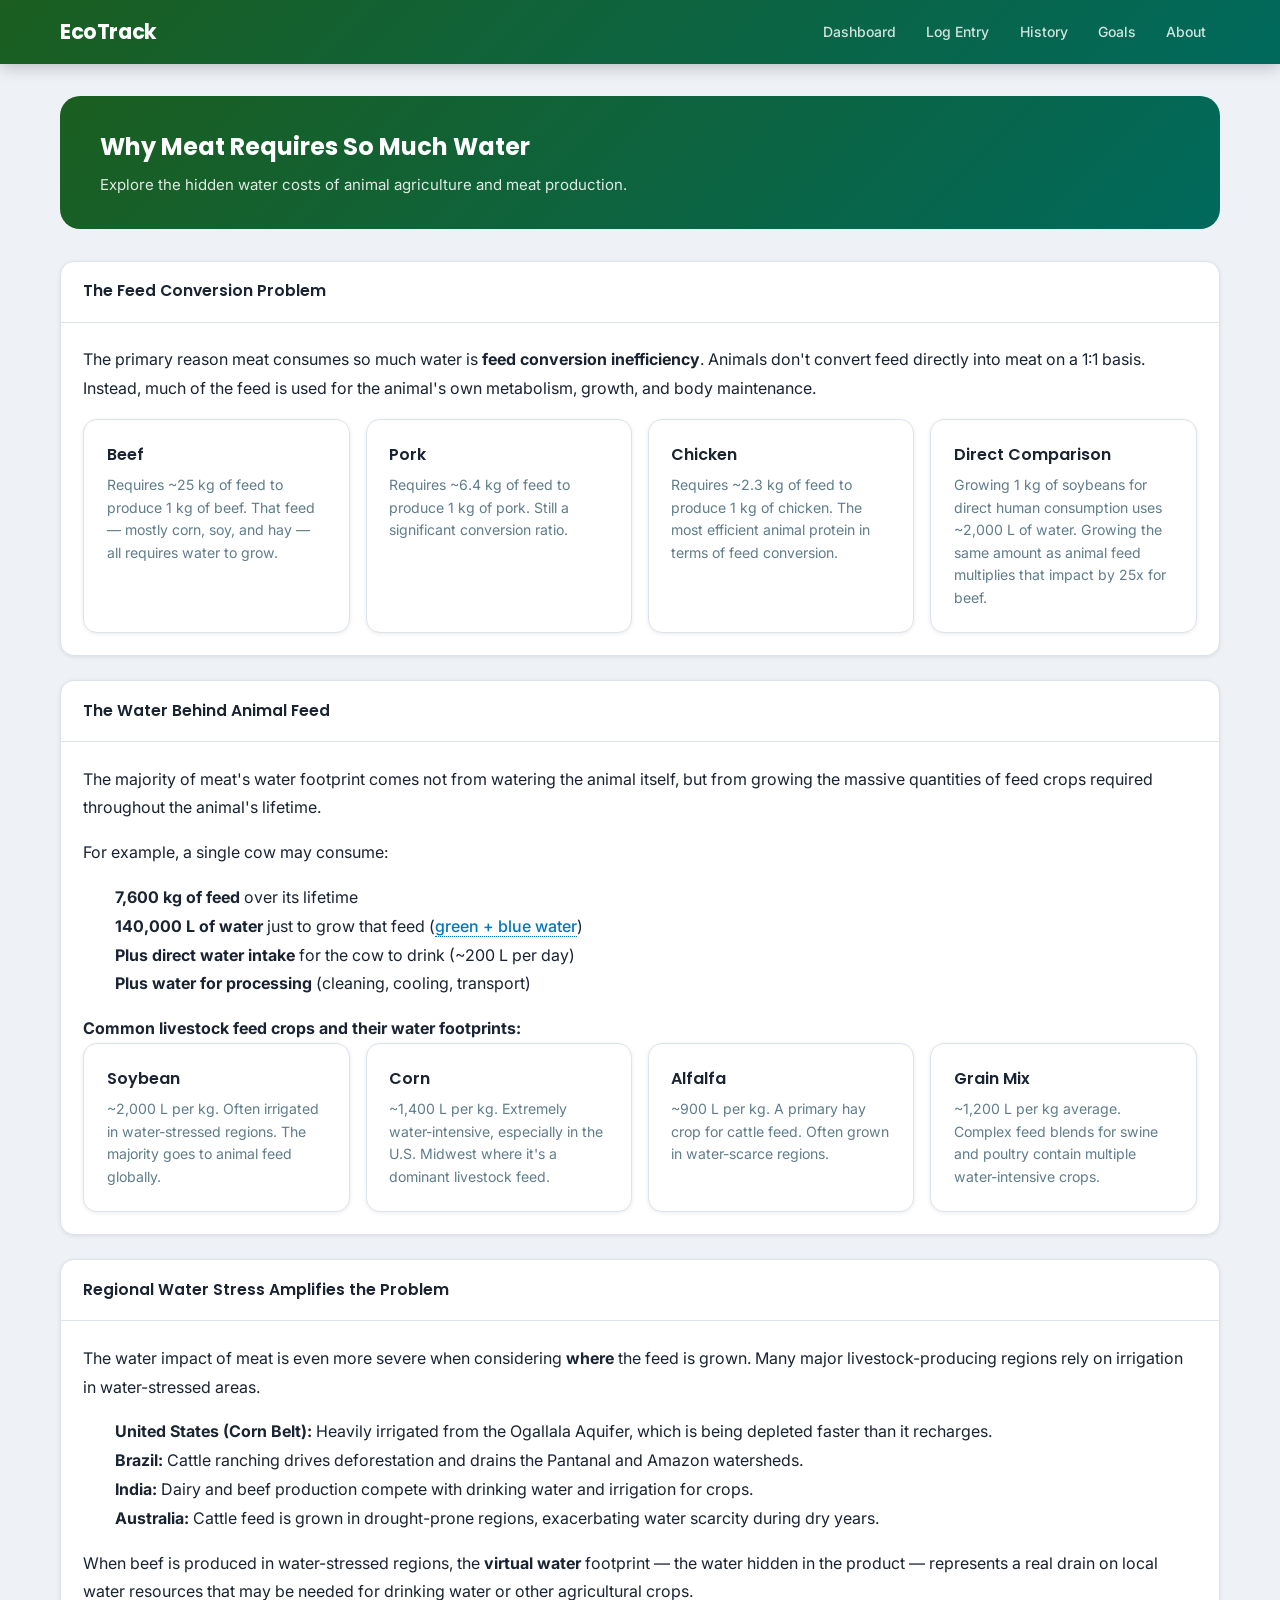
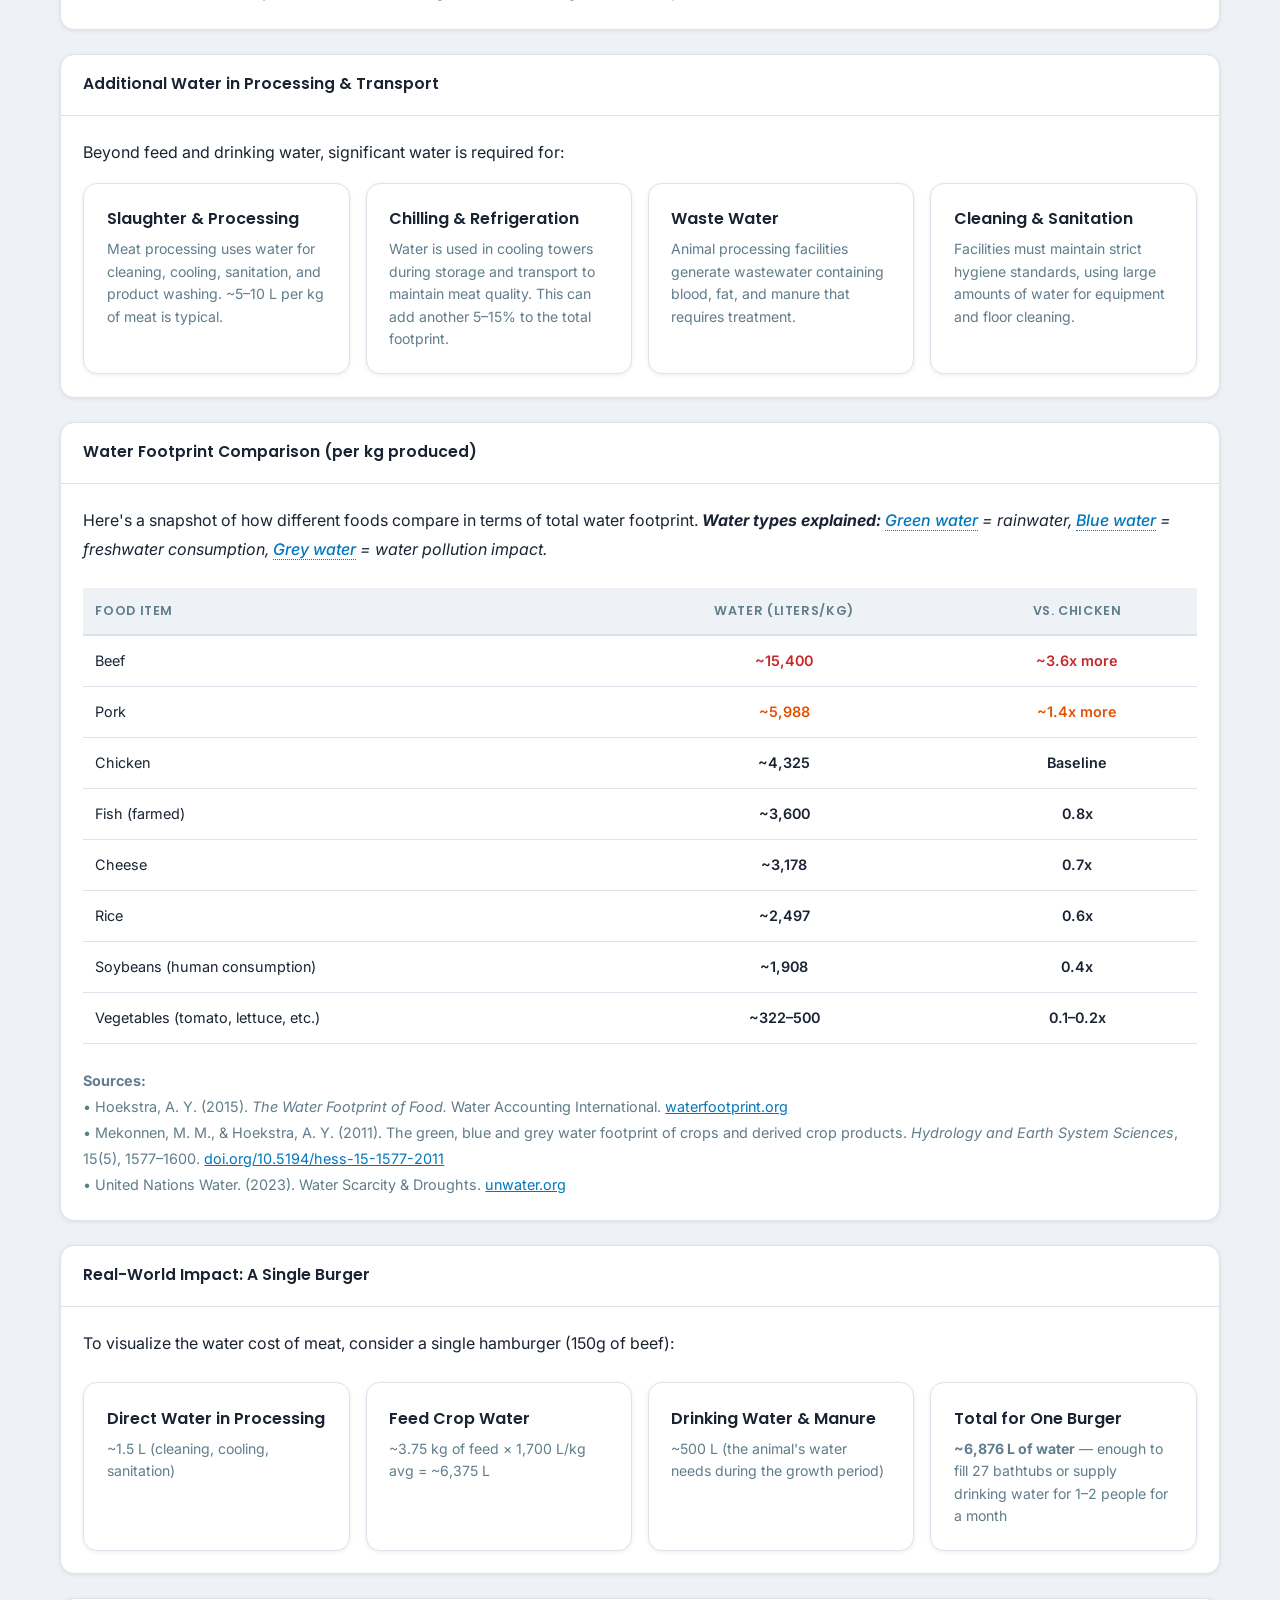
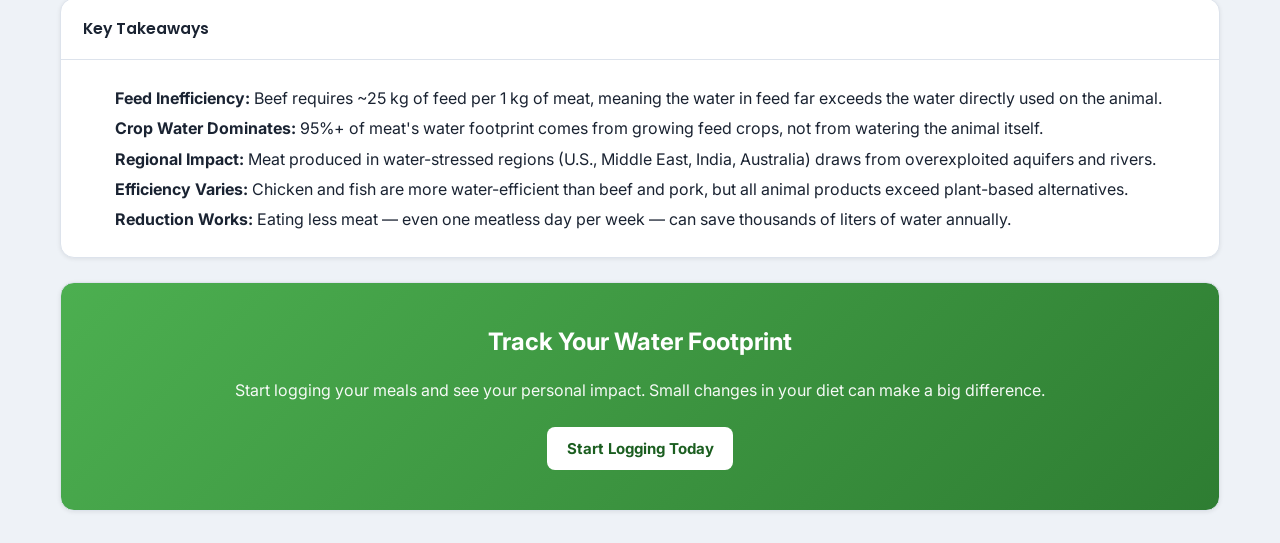
<file: meat-water.html>
<!DOCTYPE html>
<html lang="en">
<head>
  <meta charset="UTF-8" />
  <meta name="viewport" content="width=device-width, initial-scale=1.0" />
  <title>EcoTrack — Why Meat Requires So Much Water</title>
  <link rel="stylesheet" href="css/style.css" />
</head>
<body>

<!-- ── Navigation ───────────────────────────────────────────── -->
<nav class="navbar">
  <div class="nav-container">
    <a href="index.html" class="nav-brand">
      <span>EcoTrack</span>
    </a>
    <button class="nav-toggle" id="navToggle" aria-label="Toggle navigation">
      <span></span><span></span><span></span>
    </button>
    <ul class="nav-links" id="navLinks">
      <li><a href="index.html"   class="nav-link">Dashboard</a></li>
      <li><a href="log.html"     class="nav-link">Log Entry</a></li>
      <li><a href="history.html" class="nav-link">History</a></li>
      <li><a href="goals.html"   class="nav-link">Goals</a></li>
      <li><a href="about.html"   class="nav-link">About</a></li>
    </ul>
  </div>
</nav>

<main class="page">

  <!-- ── Hero Banner ───────────────────────────────────────────── -->
  <div class="hero-banner" style="margin-bottom:2rem">
    <div class="hero-text">
      <h2>Why Meat Requires So Much Water</h2>
      <p>Explore the hidden water costs of animal agriculture and meat production.</p>
    </div>
  </div>

  <!-- ── The Feed Conversion Problem ───────────────────────────── -->
  <div class="card mb-3">
    <div class="card-header">
      <span class="card-title">The Feed Conversion Problem</span>
    </div>
    <div class="card-body">
      <p style="margin-bottom:1rem;line-height:1.8">
        The primary reason meat consumes so much water is <strong>feed conversion inefficiency</strong>.
        Animals don't convert feed directly into meat on a 1:1 basis. Instead, much of the feed
        is used for the animal's own metabolism, growth, and body maintenance.
      </p>
      
      <div class="fact-grid">
        <div class="fact-card">
          <div class="fact-title">Beef</div>
          <div class="fact-desc">Requires ~25 kg of feed to produce 1 kg of beef. That feed — mostly corn, soy, and hay — all requires water to grow.</div>
        </div>
        <div class="fact-card">
          <div class="fact-title">Pork</div>
          <div class="fact-desc">Requires ~6.4 kg of feed to produce 1 kg of pork. Still a significant conversion ratio.</div>
        </div>
        <div class="fact-card">
          <div class="fact-title">Chicken</div>
          <div class="fact-desc">Requires ~2.3 kg of feed to produce 1 kg of chicken. The most efficient animal protein in terms of feed conversion.</div>
        </div>
        <div class="fact-card">
          <div class="fact-title">Direct Comparison</div>
          <div class="fact-desc">Growing 1 kg of soybeans for direct human consumption uses ~2,000 L of water. Growing the same amount as animal feed multiplies that impact by 25x for beef.</div>
        </div>
      </div>
    </div>
  </div>

  <!-- ── Crop Water Requirements ───────────────────────────────── -->
  <div class="card mb-3">
    <div class="card-header">
      <span class="card-title">The Water Behind Animal Feed</span>
    </div>
    <div class="card-body">
      <p style="margin-bottom:1rem;line-height:1.8">
        The majority of meat's water footprint comes not from watering the animal itself, but from
        growing the massive quantities of feed crops required throughout the animal's lifetime.
      </p>
      
      <p style="margin-bottom:1rem;line-height:1.8">
        For example, a single cow may consume:
      </p>
      <ul style="margin-left:2rem;margin-bottom:1rem;line-height:1.8">
        <li><strong>7,600 kg of feed</strong> over its lifetime</li>
        <li><strong>140,000 L of water</strong> just to grow that feed (<span title="Rainwater and freshwater consumption">green + blue water</span>)</li>
        <li><strong>Plus direct water intake</strong> for the cow to drink (~200 L per day)</li>
        <li><strong>Plus water for processing</strong> (cleaning, cooling, transport)</li>
      </ul>

      <p style="line-height:1.8">
        <strong>Common livestock feed crops and their water footprints:</strong>
      </p>
      
      <div class="fact-grid">
        <div class="fact-card">
          <div class="fact-title">Soybean</div>
          <div class="fact-desc">~2,000 L per kg. Often irrigated in water-stressed regions. The majority goes to animal feed globally.</div>
        </div>
        <div class="fact-card">
          <div class="fact-title">Corn</div>
          <div class="fact-desc">~1,400 L per kg. Extremely water-intensive, especially in the U.S. Midwest where it's a dominant livestock feed.</div>
        </div>
        <div class="fact-card">
          <div class="fact-title">Alfalfa</div>
          <div class="fact-desc">~900 L per kg. A primary hay crop for cattle feed. Often grown in water-scarce regions.</div>
        </div>
        <div class="fact-card">
          <div class="fact-title">Grain Mix</div>
          <div class="fact-desc">~1,200 L per kg average. Complex feed blends for swine and poultry contain multiple water-intensive crops.</div>
        </div>
      </div>
    </div>
  </div>

  <!-- ── Regional Water Stress ────────────────────────────────── -->
  <div class="card mb-3">
    <div class="card-header">
      <span class="card-title">Regional Water Stress Amplifies the Problem</span>
    </div>
    <div class="card-body">
      <p style="margin-bottom:1rem;line-height:1.8">
        The water impact of meat is even more severe when considering <strong>where</strong> the feed is grown.
        Many major livestock-producing regions rely on irrigation in water-stressed areas.
      </p>

      <ul style="margin-left:2rem;margin-bottom:1rem;line-height:1.8">
        <li><strong>United States (Corn Belt):</strong> Heavily irrigated from the Ogallala Aquifer, which is being depleted faster than it recharges.</li>
        <li><strong>Brazil:</strong> Cattle ranching drives deforestation and drains the Pantanal and Amazon watersheds.</li>
        <li><strong>India:</strong> Dairy and beef production compete with drinking water and irrigation for crops.</li>
        <li><strong>Australia:</strong> Cattle feed is grown in drought-prone regions, exacerbating water scarcity during dry years.</li>
      </ul>

      <p style="line-height:1.8">
        When beef is produced in water-stressed regions, the <strong>virtual water</strong> footprint — the water
        hidden in the product — represents a real drain on local water resources that may be needed for
        drinking water or other agricultural crops.
      </p>
    </div>
  </div>

  <!-- ── Processing & Transport ───────────────────────────────── -->
  <div class="card mb-3">
    <div class="card-header">
      <span class="card-title">Additional Water in Processing & Transport</span>
    </div>
    <div class="card-body">
      <p style="margin-bottom:1rem;line-height:1.8">
        Beyond feed and drinking water, significant water is required for:
      </p>

      <div class="fact-grid">
        <div class="fact-card">
          <div class="fact-title">Slaughter & Processing</div>
          <div class="fact-desc">Meat processing uses water for cleaning, cooling, sanitation, and product washing. ~5–10 L per kg of meat is typical.</div>
        </div>
        <div class="fact-card">
          <div class="fact-title">Chilling & Refrigeration</div>
          <div class="fact-desc">Water is used in cooling towers during storage and transport to maintain meat quality. This can add another 5–15% to the total footprint.</div>
        </div>
        <div class="fact-card">
          <div class="fact-title">Waste Water</div>
          <div class="fact-desc">Animal processing facilities generate wastewater containing blood, fat, and manure that requires treatment.</div>
        </div>
        <div class="fact-card">
          <div class="fact-title">Cleaning & Sanitation</div>
          <div class="fact-desc">Facilities must maintain strict hygiene standards, using large amounts of water for equipment and floor cleaning.</div>
        </div>
      </div>
    </div>
  </div>

  <!-- ── Comparison Table ──────────────────────────────────────– -->
  <div class="card mb-3">
    <div class="card-header">
      <span class="card-title">Water Footprint Comparison (per kg produced)</span>
    </div>
    <div class="card-body">
      <p style="margin-bottom:1.5rem;line-height:1.8">
        Here's a snapshot of how different foods compare in terms of total water footprint. <em><strong>Water types explained:</strong> <span title="Rainwater stored in soil used by plants. Makes up the majority of most crops' footprint.">Green water</span> = rainwater, <span title="Surface and groundwater from rivers, lakes, or aquifers that is consumed.">Blue water</span> = freshwater consumption, <span title="Fresh water needed to dilute pollutants to safe levels.">Grey water</span> = water pollution impact.</em>
      </p>

      <table style="width:100%;border-collapse:collapse;font-size:0.95rem;line-height:1.8">
        <thead>
          <tr style="background:#E8F5E9;border-bottom:2px solid var(--border)">
            <th style="padding:0.75rem;text-align:left;font-weight:600">Food Item</th>
            <th style="padding:0.75rem;text-align:center;font-weight:600">Water (Liters/kg)</th>
            <th style="padding:0.75rem;text-align:center;font-weight:600">vs. Chicken</th>
          </tr>
        </thead>
        <tbody>
          <tr style="border-bottom:1px solid var(--border)">
            <td style="padding:0.75rem">Beef</td>
            <td style="padding:0.75rem;text-align:center;font-weight:600;color:var(--danger)">~15,400</td>
            <td style="padding:0.75rem;text-align:center;font-weight:600;color:var(--danger)">~3.6x more</td>
          </tr>
          <tr style="border-bottom:1px solid var(--border)">
            <td style="padding:0.75rem">Pork</td>
            <td style="padding:0.75rem;text-align:center;font-weight:600;color:#E65100">~5,988</td>
            <td style="padding:0.75rem;text-align:center;font-weight:600;color:#E65100">~1.4x more</td>
          </tr>
          <tr style="border-bottom:1px solid var(--border)">
            <td style="padding:0.75rem">Chicken</td>
            <td style="padding:0.75rem;text-align:center;font-weight:600">~4,325</td>
            <td style="padding:0.75rem;text-align:center;font-weight:600">Baseline</td>
          </tr>
          <tr style="border-bottom:1px solid var(--border)">
            <td style="padding:0.75rem">Fish (farmed)</td>
            <td style="padding:0.75rem;text-align:center;font-weight:600">~3,600</td>
            <td style="padding:0.75rem;text-align:center;font-weight:600">0.8x</td>
          </tr>
          <tr style="border-bottom:1px solid var(--border)">
            <td style="padding:0.75rem">Cheese</td>
            <td style="padding:0.75rem;text-align:center;font-weight:600">~3,178</td>
            <td style="padding:0.75rem;text-align:center;font-weight:600">0.7x</td>
          </tr>
          <tr style="border-bottom:1px solid var(--border)">
            <td style="padding:0.75rem">Rice</td>
            <td style="padding:0.75rem;text-align:center;font-weight:600">~2,497</td>
            <td style="padding:0.75rem;text-align:center;font-weight:600">0.6x</td>
          </tr>
          <tr style="border-bottom:1px solid var(--border)">
            <td style="padding:0.75rem">Soybeans (human consumption)</td>
            <td style="padding:0.75rem;text-align:center;font-weight:600">~1,908</td>
            <td style="padding:0.75rem;text-align:center;font-weight:600">0.4x</td>
          </tr>
          <tr>
            <td style="padding:0.75rem">Vegetables (tomato, lettuce, etc.)</td>
            <td style="padding:0.75rem;text-align:center;font-weight:600">~322–500</td>
            <td style="padding:0.75rem;text-align:center;font-weight:600">0.1–0.2x</td>
          </tr>
        </tbody>
      </table>
      
      <p style="margin-top:1.5rem;font-size:0.9rem;color:var(--text-muted);line-height:1.8">
        <strong>Sources:</strong><br>
        • Hoekstra, A. Y. (2015). <em>The Water Footprint of Food.</em> Water Accounting International. <a href="https://waterfootprint.org" target="_blank" style="color:var(--secondary);text-decoration:underline">waterfootprint.org</a><br>
        • Mekonnen, M. M., & Hoekstra, A. Y. (2011). The green, blue and grey water footprint of crops and derived crop products. <em>Hydrology and Earth System Sciences</em>, 15(5), 1577–1600. <a href="https://doi.org/10.5194/hess-15-1577-2011" target="_blank" style="color:var(--secondary);text-decoration:underline">doi.org/10.5194/hess-15-1577-2011</a><br>
        • United Nations Water. (2023). Water Scarcity &amp; Droughts. <a href="https://www.unwater.org" target="_blank" style="color:var(--secondary);text-decoration:underline">unwater.org</a>
      </p>
    </div>
  </div>

  <!-- ── Real-World Impact ─────────────────────────────────────── -->
  <div class="card mb-3">
    <div class="card-header">
      <span class="card-title">Real-World Impact: A Single Burger</span>
    </div>
    <div class="card-body">
      <p style="margin-bottom:1.5rem;line-height:1.8">
        To visualize the water cost of meat, consider a single hamburger (150g of beef):
      </p>

      <div class="fact-grid">
        <div class="fact-card">
          <div class="fact-title">Direct Water in Processing</div>
          <div class="fact-desc">~1.5 L (cleaning, cooling, sanitation)</div>
        </div>
        <div class="fact-card">
          <div class="fact-title">Feed Crop Water</div>
          <div class="fact-desc">~3.75 kg of feed × 1,700 L/kg avg = ~6,375 L</div>
        </div>
        <div class="fact-card">
          <div class="fact-title">Drinking Water & Manure</div>
          <div class="fact-desc">~500 L (the animal's water needs during the growth period)</div>
        </div>
        <div class="fact-card">
          <div class="fact-title">Total for One Burger</div>
          <div class="fact-desc"><strong>~6,876 L of water</strong> — enough to fill 27 bathtubs or supply drinking water for 1–2 people for a month</div>
        </div>
      </div>
    </div>
  </div>

  <!-- ── Key Takeaways ────────────────────────────────────────── -->
  <div class="card mb-3">
    <div class="card-header">
      <span class="card-title">Key Takeaways</span>
    </div>
    <div class="card-body">
      <ul style="margin-left:2rem;line-height:1.9;font-size:1rem">
        <li><strong>Feed Inefficiency:</strong> Beef requires ~25 kg of feed per 1 kg of meat, meaning the water in feed far exceeds the water directly used on the animal.</li>
        <li><strong>Crop Water Dominates:</strong> 95%+ of meat's water footprint comes from growing feed crops, not from watering the animal itself.</li>
        <li><strong>Regional Impact:</strong> Meat produced in water-stressed regions (U.S., Middle East, India, Australia) draws from overexploited aquifers and rivers.</li>
        <li><strong>Efficiency Varies:</strong> Chicken and fish are more water-efficient than beef and pork, but all animal products exceed plant-based alternatives.</li>
        <li><strong>Reduction Works:</strong> Eating less meat — even one meatless day per week — can save thousands of liters of water annually.</li>
      </ul>
    </div>
  </div>

  <!-- ── Call to Action ────────────────────────────────────────– -->
  <div class="card" style="background:linear-gradient(135deg, var(--primary-light) 0%, var(--primary) 100%);color:white;text-align:center;padding:2.5rem;">
    <h3 style="font-size:1.5rem;margin-bottom:1rem;color:white">Track Your Water Footprint</h3>
    <p style="margin-bottom:1.5rem;opacity:0.95;">
      Start logging your meals and see your personal impact. Small changes in your diet can make a big difference.
    </p>
    <a href="log.html" class="btn btn-white" style="display:inline-block;">Start Logging Today</a>
  </div>

</main>

<!-- ── Footer (if needed) ────────────────────────────────────────── -->
<script>
  // Mobile nav toggle
  const navToggle = document.getElementById('navToggle');
  const navLinks = document.getElementById('navLinks');
  if (navToggle) {
    navToggle.addEventListener('click', () => {
      navLinks.style.display = navLinks.style.display === 'flex' ? 'none' : 'flex';
    });
  }
</script>

</body>
</html>
</file>
<file: css/style.css>
/* ============================================================
   EcoTrack — Shared Stylesheet
   Food & Water Footprint Tracker
   ============================================================ */

@import url('https://fonts.googleapis.com/css2?family=Poppins:wght@400;500;600;700;800&family=Inter:wght@400;500;600&display=swap');

/* ── CSS Custom Properties ─────────────────────────────────── */
:root {
  --primary:       #2E7D32;
  --primary-light: #4CAF50;
  --primary-dark:  #1B5E20;
  --secondary:     #0277BD;
  --secondary-light:#29B6F6;
  --accent:        #00695C;
  --bg:            #EEF2F7;
  --card:          #FFFFFF;
  --text:          #1A2332;
  --text-muted:    #607D8B;
  --border:        #DDE3EC;
  --success:       #2E7D32;
  --warning:       #E65100;
  --danger:        #C62828;
  --shadow-sm: 0 1px 4px rgba(0,0,0,0.08);
  --shadow:    0 4px 16px rgba(0,0,0,0.1);
  --shadow-lg: 0 8px 32px rgba(0,0,0,0.15);
  --radius-sm: 8px;
  --radius:    14px;
  --radius-lg: 20px;
  --nav-h:     64px;
  --font-head: 'Poppins', system-ui, sans-serif;
  --font-body: 'Inter', system-ui, sans-serif;
  --transition: 0.2s ease;
}

/* ── Reset & Base ───────────────────────────────────────────── */
*, *::before, *::after { box-sizing: border-box; margin: 0; padding: 0; }
html { scroll-behavior: smooth; }
body {
  font-family: var(--font-body);
  background: var(--bg);
  color: var(--text);
  line-height: 1.6;
  min-height: 100vh;
  padding-top: var(--nav-h);
}
img { max-width: 100%; display: block; }
a { color: inherit; text-decoration: none; }
ul { list-style: none; }
button { cursor: pointer; border: none; outline: none; font-family: inherit; }
input, select, textarea { font-family: inherit; outline: none; }

/* ── Navbar ─────────────────────────────────────────────────── */
.navbar {
  position: fixed;
  top: 0; left: 0; right: 0;
  height: var(--nav-h);
  background: linear-gradient(135deg, var(--primary-dark), var(--accent));
  box-shadow: 0 2px 16px rgba(0,0,0,0.25);
  z-index: 1000;
}
.nav-container {
  max-width: 1200px;
  margin: 0 auto;
  padding: 0 1.25rem;
  height: 100%;
  display: flex;
  align-items: center;
  justify-content: space-between;
}
.nav-brand {
  display: flex;
  align-items: center;
  gap: 0.5rem;
  color: #fff;
  font-family: var(--font-head);
  font-size: 1.3rem;
  font-weight: 700;
  letter-spacing: -0.02em;
}
.nav-brand .brand-icon { font-size: 1.6rem; }
.nav-links {
  display: flex;
  align-items: center;
  gap: 0.2rem;
}
.nav-link {
  display: flex;
  align-items: center;
  gap: 0.4rem;
  color: rgba(255,255,255,0.82);
  font-size: 0.875rem;
  font-weight: 500;
  padding: 0.45rem 0.85rem;
  border-radius: var(--radius-sm);
  transition: var(--transition);
}
.nav-link:hover, .nav-link.active {
  color: #fff;
  background: rgba(255,255,255,0.18);
}
.nav-toggle {
  display: none;
  flex-direction: column;
  gap: 5px;
  background: none;
  padding: 0.4rem;
}
.nav-toggle span {
  display: block;
  width: 24px; height: 2px;
  background: #fff;
  border-radius: 2px;
  transition: var(--transition);
}

/* ── Page Layout ────────────────────────────────────────────── */
.page {
  max-width: 1200px;
  margin: 0 auto;
  padding: 2rem 1.25rem;
}
.page-header { margin-bottom: 1.75rem; }
.page-title {
  font-family: var(--font-head);
  font-size: 1.75rem;
  font-weight: 700;
  color: var(--text);
  margin-bottom: 0.2rem;
}
.page-subtitle { color: var(--text-muted); font-size: 0.9375rem; }

/* ── Cards ──────────────────────────────────────────────────── */
.card {
  background: var(--card);
  border-radius: var(--radius);
  box-shadow: var(--shadow-sm);
  border: 1px solid var(--border);
  overflow: hidden;
}
.card-header {
  padding: 1.1rem 1.4rem;
  border-bottom: 1px solid var(--border);
  display: flex;
  align-items: center;
  justify-content: space-between;
  gap: 1rem;
}
.card-title {
  font-family: var(--font-head);
  font-size: 0.975rem;
  font-weight: 600;
  color: var(--text);
  display: flex;
  align-items: center;
  gap: 0.5rem;
}
.card-body { padding: 1.4rem; }

/* ── Stat Cards ─────────────────────────────────────────────── */
.stats-grid {
  display: grid;
  grid-template-columns: repeat(auto-fill, minmax(210px, 1fr));
  gap: 1rem;
  margin-bottom: 1.5rem;
}
.stat-card {
  background: var(--card);
  border-radius: var(--radius);
  box-shadow: var(--shadow-sm);
  border: 1px solid var(--border);
  padding: 1.25rem 1.4rem;
  display: flex;
  flex-direction: column;
  gap: 0.4rem;
  position: relative;
  overflow: hidden;
  transition: box-shadow var(--transition), transform var(--transition);
}
.stat-card:hover { box-shadow: var(--shadow); transform: translateY(-2px); }
.stat-card::before {
  content: '';
  position: absolute;
  top: 0; left: 0; right: 0;
  height: 4px;
  border-radius: var(--radius) var(--radius) 0 0;
}
.stat-card.green::before { background: linear-gradient(90deg, var(--primary), var(--primary-light)); }
.stat-card.blue::before  { background: linear-gradient(90deg, var(--secondary), var(--secondary-light)); }
.stat-card.teal::before  { background: linear-gradient(90deg, var(--accent), #4DB6AC); }
.stat-card.orange::before{ background: linear-gradient(90deg, #E65100, #FFB300); }
.stat-label {
  font-size: 0.79rem;
  font-weight: 600;
  color: var(--text-muted);
  text-transform: uppercase;
  letter-spacing: 0.06em;
}
.stat-value {
  font-family: var(--font-head);
  font-size: 2rem;
  font-weight: 700;
  line-height: 1;
  color: var(--text);
}
.stat-unit {
  font-size: 0.875rem;
  font-weight: 500;
  color: var(--text-muted);
  margin-left: 0.2rem;
}
.stat-icon {
  font-size: 2.2rem;
  position: absolute;
  bottom: 0.875rem;
  right: 1.1rem;
  opacity: 0.1;
  pointer-events: none;
}
.stat-delta {
  font-size: 0.8rem;
  font-weight: 600;
}
.stat-delta.good   { color: var(--success); }
.stat-delta.bad    { color: var(--danger); }
.stat-delta.neutral{ color: var(--text-muted); }

/* ── Charts Grid ────────────────────────────────────────────── */
.charts-grid {
  display: grid;
  grid-template-columns: repeat(auto-fill, minmax(420px, 1fr));
  gap: 1.25rem;
  margin-bottom: 1.5rem;
}
.chart-container {
  position: relative;
  height: 270px;
}

/* ── Forms ──────────────────────────────────────────────────── */
.form-section { margin-bottom: 2rem; }
.section-heading {
  font-family: var(--font-head);
  font-size: 1.05rem;
  font-weight: 600;
  color: var(--text);
  margin-bottom: 1rem;
  padding-bottom: 0.5rem;
  border-bottom: 2px solid var(--border);
  display: flex;
  align-items: center;
  gap: 0.5rem;
}
.form-row {
  display: grid;
  grid-template-columns: repeat(auto-fill, minmax(200px, 1fr));
  gap: 1rem;
  margin-bottom: 1rem;
}
.form-group { display: flex; flex-direction: column; gap: 0.35rem; }
.form-label {
  font-size: 0.875rem;
  font-weight: 500;
  color: var(--text);
}
.form-label .hint {
  color: var(--text-muted);
  font-weight: 400;
  font-size: 0.8rem;
}
.form-control {
  padding: 0.6rem 0.875rem;
  border: 1.5px solid var(--border);
  border-radius: var(--radius-sm);
  font-size: 0.9375rem;
  color: var(--text);
  background: var(--card);
  transition: border-color var(--transition), box-shadow var(--transition);
  width: 100%;
}
.form-control:focus {
  border-color: var(--primary);
  box-shadow: 0 0 0 3px rgba(46,125,50,0.12);
}
.form-control::placeholder { color: #BDBDBD; }
textarea.form-control { resize: vertical; min-height: 90px; }
.form-hint { font-size: 0.79rem; color: var(--text-muted); margin-top: 0.2rem; }

/* ── Range Slider ───────────────────────────────────────────── */
.range-row { display: flex; align-items: center; gap: 1rem; }
input[type="range"] {
  -webkit-appearance: none;
  appearance: none;
  width: 100%;
  height: 6px;
  border-radius: 3px;
  background: var(--border);
  outline: none;
  cursor: pointer;
}
input[type="range"]::-webkit-slider-thumb {
  -webkit-appearance: none;
  width: 20px; height: 20px;
  border-radius: 50%;
  background: var(--primary);
  cursor: pointer;
  box-shadow: 0 1px 4px rgba(0,0,0,0.25);
  transition: transform var(--transition);
}
input[type="range"]::-webkit-slider-thumb:hover { transform: scale(1.15); }
input[type="range"]::-moz-range-thumb {
  width: 20px; height: 20px;
  border-radius: 50%;
  background: var(--primary);
  cursor: pointer;
  border: none;
}
.range-value {
  font-family: var(--font-head);
  font-size: 1.2rem;
  font-weight: 700;
  color: var(--primary);
  min-width: 64px;
  text-align: right;
}

/* ── Buttons ────────────────────────────────────────────────── */
.btn {
  display: inline-flex;
  align-items: center;
  justify-content: center;
  gap: 0.5rem;
  padding: 0.6rem 1.2rem;
  border-radius: var(--radius-sm);
  font-size: 0.9375rem;
  font-weight: 600;
  font-family: var(--font-body);
  transition: all var(--transition);
  cursor: pointer;
  border: none;
}
.btn-primary { background: var(--primary); color: #fff; }
.btn-primary:hover {
  background: var(--primary-dark);
  transform: translateY(-1px);
  box-shadow: 0 4px 12px rgba(46,125,50,0.35);
}
.btn-secondary { background: var(--secondary); color: #fff; }
.btn-secondary:hover {
  background: #01579B;
  transform: translateY(-1px);
  box-shadow: 0 4px 12px rgba(2,119,189,0.35);
}
.btn-outline {
  background: transparent;
  color: var(--primary);
  border: 1.5px solid var(--primary);
}
.btn-outline:hover { background: var(--primary); color: #fff; }
.btn-danger { background: var(--danger); color: #fff; }
.btn-danger:hover { background: #B71C1C; }
.btn-ghost { background: transparent; color: var(--text-muted); }
.btn-ghost:hover { background: var(--bg); color: var(--text); }
.btn-white { background: #fff; color: var(--primary-dark); font-weight: 700; }
.btn-white:hover {
  background: rgba(255,255,255,0.92);
  transform: translateY(-1px);
  box-shadow: 0 4px 20px rgba(0,0,0,0.15);
}
.btn-outline-white {
  background: transparent;
  color: #fff;
  border: 2px solid rgba(255,255,255,0.65);
  font-weight: 600;
}
.btn-outline-white:hover {
  background: rgba(255,255,255,0.15);
  border-color: #fff;
}
.btn-sm { padding: 0.35rem 0.8rem; font-size: 0.8125rem; }
.btn-lg { padding: 0.85rem 2rem; font-size: 1.0625rem; border-radius: var(--radius); }

/* ── Table ──────────────────────────────────────────────────── */
.table-wrapper { overflow-x: auto; }
table { width: 100%; border-collapse: collapse; }
th, td {
  padding: 0.8rem 1rem;
  text-align: left;
  border-bottom: 1px solid var(--border);
  font-size: 0.9rem;
}
th {
  font-family: var(--font-head);
  font-weight: 600;
  font-size: 0.79rem;
  text-transform: uppercase;
  letter-spacing: 0.05em;
  color: var(--text-muted);
  background: var(--bg);
  white-space: nowrap;
  cursor: pointer;
  user-select: none;
  transition: color var(--transition);
}
th:hover { color: var(--text); }
tr:hover td { background: rgba(46,125,50,0.04); }
td:last-child { white-space: nowrap; }

/* ── Badge ──────────────────────────────────────────────────── */
.badge {
  display: inline-flex;
  align-items: center;
  padding: 0.2em 0.65em;
  border-radius: 100px;
  font-size: 0.74rem;
  font-weight: 600;
}
.badge-green  { background: #E8F5E9; color: #2E7D32; }
.badge-blue   { background: #E3F2FD; color: #1565C0; }
.badge-orange { background: #FFF3E0; color: #E65100; }
.badge-red    { background: #FFEBEE; color: #C62828; }
.badge-gray   { background: #ECEFF1; color: #546E7A; }
.badge-teal   { background: #E0F2F1; color: #00695C; }

/* ── Progress Bar ───────────────────────────────────────────── */
.progress-wrap { background: var(--bg); border-radius: 100px; height: 10px; overflow: hidden; }
.progress-fill {
  height: 100%;
  border-radius: 100px;
  transition: width 0.7s ease;
}
.progress-fill.green  { background: linear-gradient(90deg, var(--primary), var(--primary-light)); }
.progress-fill.blue   { background: linear-gradient(90deg, var(--secondary), var(--secondary-light)); }
.progress-fill.orange { background: linear-gradient(90deg, #E65100, #FFB300); }
.progress-fill.red    { background: linear-gradient(90deg, var(--danger), #EF5350); }

/* ── Toast ──────────────────────────────────────────────────── */
.toast {
  position: fixed;
  bottom: 2rem; right: 2rem;
  padding: 1rem 1.4rem;
  border-radius: var(--radius);
  background: #1A2332;
  color: #fff;
  font-size: 0.9375rem;
  font-weight: 500;
  box-shadow: var(--shadow-lg);
  z-index: 9999;
  display: flex;
  align-items: center;
  gap: 0.75rem;
  opacity: 0;
  transform: translateY(20px);
  transition: all 0.3s ease;
  max-width: 340px;
  pointer-events: none;
}
.toast.show { opacity: 1; transform: translateY(0); pointer-events: all; }
.toast.success { background: var(--primary-dark); }
.toast.error   { background: var(--danger); }

/* ── Modal ──────────────────────────────────────────────────── */
.modal-overlay {
  position: fixed; inset: 0;
  background: rgba(0,0,0,0.5);
  z-index: 2000;
  display: flex;
  align-items: center;
  justify-content: center;
  opacity: 0;
  pointer-events: none;
  transition: opacity var(--transition);
  padding: 1rem;
}
.modal-overlay.active { opacity: 1; pointer-events: all; }
.modal {
  background: var(--card);
  border-radius: var(--radius-lg);
  box-shadow: var(--shadow-lg);
  padding: 2rem;
  max-width: 440px;
  width: 100%;
  transform: scale(0.92);
  transition: transform var(--transition);
}
.modal-overlay.active .modal { transform: scale(1); }
.modal-title {
  font-family: var(--font-head);
  font-size: 1.2rem;
  font-weight: 700;
  margin-bottom: 0.75rem;
}
.modal-text { color: var(--text-muted); margin-bottom: 1.5rem; line-height: 1.7; }
.modal-actions { display: flex; gap: 0.75rem; justify-content: flex-end; }

/* ── Food Search Widget ─────────────────────────────────────── */
.food-search-wrap { position: relative; }
.food-dropdown {
  position: absolute;
  top: calc(100% + 4px);
  left: 0; right: 0;
  background: var(--card);
  border: 1.5px solid var(--border);
  border-radius: var(--radius-sm);
  box-shadow: var(--shadow);
  max-height: 260px;
  overflow-y: auto;
  z-index: 200;
  display: none;
}
.food-dropdown.open { display: block; }
.food-dropdown-item {
  padding: 0.6rem 1rem;
  cursor: pointer;
  display: flex;
  align-items: center;
  gap: 0.75rem;
  transition: background var(--transition);
}
.food-dropdown-item:hover { background: var(--bg); }
.food-item-icon { font-size: 1.3rem; flex-shrink: 0; }
.food-item-info { flex: 1; min-width: 0; }
.food-item-name { font-size: 0.875rem; font-weight: 500; }
.food-item-fp { font-size: 0.775rem; color: var(--text-muted); }
.food-item-cat {
  font-size: 0.72rem;
  padding: 0.15em 0.5em;
  border-radius: 4px;
  background: var(--bg);
  color: var(--text-muted);
  font-weight: 600;
  white-space: nowrap;
}
.food-dropdown-empty {
  padding: 1.25rem;
  text-align: center;
  color: var(--text-muted);
  font-size: 0.875rem;
}

/* ── Food Log List ──────────────────────────────────────────── */
.food-log-list { display: flex; flex-direction: column; gap: 0.5rem; margin-top: 1rem; }
.food-log-item {
  display: flex;
  align-items: center;
  gap: 0.75rem;
  background: var(--bg);
  border-radius: var(--radius-sm);
  padding: 0.6rem 0.875rem;
  border: 1px solid var(--border);
  animation: slideIn 0.2s ease;
}
@keyframes slideIn {
  from { opacity: 0; transform: translateY(-6px); }
  to   { opacity: 1; transform: translateY(0); }
}
.food-log-icon { font-size: 1.25rem; flex-shrink: 0; }
.food-log-name { flex: 1; font-size: 0.875rem; font-weight: 500; min-width: 0; }
.qty-control { display: flex; align-items: center; gap: 0.4rem; flex-shrink: 0; }
.qty-btn {
  width: 26px; height: 26px;
  border-radius: 50%;
  border: 1.5px solid var(--border);
  background: var(--card);
  font-size: 1rem;
  display: flex;
  align-items: center;
  justify-content: center;
  cursor: pointer;
  transition: var(--transition);
  line-height: 1;
  color: var(--text);
}
.qty-btn:hover { background: var(--primary); color: #fff; border-color: var(--primary); }
.qty-num { font-weight: 700; font-size: 0.875rem; min-width: 20px; text-align: center; }
.food-fp-badge {
  font-size: 0.77rem;
  font-weight: 700;
  color: var(--secondary);
  white-space: nowrap;
  background: #E3F2FD;
  padding: 0.2em 0.55em;
  border-radius: 4px;
}
.remove-food-btn {
  background: none; border: none;
  color: var(--text-muted);
  cursor: pointer;
  padding: 0.25rem;
  font-size: 1.1rem;
  line-height: 1;
  transition: color var(--transition);
  flex-shrink: 0;
}
.remove-food-btn:hover { color: var(--danger); }

/* ── Footprint Total Bar ────────────────────────────────────── */
.footprint-total-bar {
  display: flex;
  align-items: center;
  justify-content: space-between;
  padding: 0.875rem 1.1rem;
  background: linear-gradient(135deg, #E3F2FD, #E8F5E9);
  border-radius: var(--radius-sm);
  border: 1px solid var(--border);
  margin-top: 0.75rem;
}
.footprint-total-bar .label { font-size: 0.875rem; font-weight: 600; color: var(--text-muted); }
.footprint-total-bar .value {
  font-family: var(--font-head);
  font-size: 1.3rem;
  font-weight: 700;
  color: var(--secondary);
}

/* ── Water Glasses Visual ───────────────────────────────────── */
.water-glasses-row {
  display: flex;
  flex-wrap: wrap;
  gap: 0.4rem;
  margin: 0.875rem 0;
  align-items: center;
  max-height: 120px;
  overflow-y: auto;
  padding-right: 0.2rem;
}
.glass-icon {
  font-size: 1.6rem;
  cursor: pointer;
  transition: transform var(--transition), filter var(--transition);
  opacity: 0.25;
  filter: grayscale(1);
}
.glass-icon.filled {
  opacity: 1;
  filter: none;
}
.glass-icon:hover {
  transform: scale(1.2);
}
.gallon-icon {
  display: inline-flex;
  align-items: center;
  justify-content: center;
  width: 56px;
  height: 30px;
  font-size: 0.72rem;
  font-weight: 600;
  cursor: pointer;
  transition: all var(--transition);
  opacity: 0.28;
  background: #f5f7fb;
  border: 2px solid var(--border);
  border-radius: 999px;
  color: var(--text-muted);
  flex-shrink: 0;
}
.gallon-icon.filled {
  opacity: 1;
  background: linear-gradient(135deg, var(--primary), var(--primary-light));
  border-color: var(--primary);
  color: #fff;
  box-shadow: 0 2px 8px rgba(46, 125, 50, 0.4);
}
.gallon-icon:hover {
  transform: scale(1.1);
  border-color: var(--primary);
}
.hidden {
  display: none;
}

/* ── Recommendations ────────────────────────────────────────── */
.rec-list { display: flex; flex-direction: column; gap: 0.875rem; }
.rec-item {
  display: flex;
  gap: 1rem;
  padding: 1rem 1.2rem;
  border-radius: var(--radius-sm);
  border-left: 4px solid;
  background: var(--bg);
  animation: slideIn 0.3s ease;
}
.rec-item.tip     { border-color: var(--primary); }
.rec-item.warning { border-color: var(--warning); }
.rec-item.good    { border-color: var(--success); }
.rec-item.info    { border-color: var(--secondary); }
.rec-icon { font-size: 1.5rem; flex-shrink: 0; }
.rec-title { font-weight: 600; font-size: 0.9375rem; margin-bottom: 0.2rem; }
.rec-desc  { font-size: 0.875rem; color: var(--text-muted); line-height: 1.6; }

/* ── Hero Banner ────────────────────────────────────────────── */
.hero-banner {
  background: linear-gradient(135deg, var(--primary-dark) 0%, var(--accent) 100%);
  border-radius: var(--radius-lg);
  padding: 2rem 2.5rem;
  color: #fff;
  margin-bottom: 1.5rem;
  display: flex;
  align-items: center;
  justify-content: space-between;
  gap: 1.5rem;
  flex-wrap: wrap;
}
.hero-text h2 {
  font-family: var(--font-head);
  font-size: 1.5rem;
  font-weight: 700;
  margin-bottom: 0.4rem;
}
.hero-text p { opacity: 0.87; font-size: 0.9375rem; }
.hero-actions { display: flex; gap: 0.75rem; flex-wrap: wrap; }

/* ── Goals Tracker ──────────────────────────────────────────── */
.goal-card {
  background: var(--card);
  border-radius: var(--radius);
  border: 1px solid var(--border);
  padding: 1.25rem 1.4rem;
  display: flex;
  flex-direction: column;
  gap: 0.875rem;
}
.goal-header { display: flex; align-items: center; justify-content: space-between; }
.goal-label {
  font-weight: 600;
  font-size: 0.9375rem;
  display: flex;
  align-items: center;
  gap: 0.4rem;
}
.goal-stat {
  font-family: var(--font-head);
  font-size: 0.9rem;
  font-weight: 700;
}
.goal-stat .current { color: var(--secondary); }
.goal-stat .divider { color: var(--text-muted); margin: 0 0.15rem; }
.goal-stat .target  { color: var(--text-muted); }

/* ── Facts / Info Sections ──────────────────────────────────── */
.fact-grid {
  display: grid;
  grid-template-columns: repeat(auto-fill, minmax(260px, 1fr));
  gap: 1rem;
}
.fact-card {
  background: var(--card);
  border-radius: var(--radius);
  padding: 1.4rem;
  border: 1px solid var(--border);
  box-shadow: var(--shadow-sm);
}
.fact-icon { font-size: 2.2rem; margin-bottom: 0.75rem; }
.fact-title {
  font-family: var(--font-head);
  font-size: 1rem;
  font-weight: 600;
  margin-bottom: 0.4rem;
}
.fact-desc { font-size: 0.88rem; color: var(--text-muted); line-height: 1.6; }

/* ── Empty State ────────────────────────────────────────────── */
.empty-state {
  text-align: center;
  padding: 3rem 2rem;
  color: var(--text-muted);
}
.empty-icon { font-size: 3.5rem; margin-bottom: 1rem; opacity: 0.4; }
.empty-state h3 {
  font-family: var(--font-head);
  font-size: 1.1rem;
  font-weight: 600;
  color: var(--text);
  margin-bottom: 0.4rem;
}
.empty-state p { font-size: 0.9rem; margin-bottom: 1.25rem; }

/* ── Filter Bar ─────────────────────────────────────────────── */
.filter-bar {
  display: flex;
  gap: 0.75rem;
  flex-wrap: wrap;
  align-items: center;
  margin-bottom: 1.25rem;
}
.filter-bar .form-control { min-width: 160px; flex: 1; }

/* ── Utility Classes ────────────────────────────────────────── */
.text-center { text-align: center; }
.text-right  { text-align: right; }
.text-muted  { color: var(--text-muted); }
.text-primary{ color: var(--primary); }
.text-danger { color: var(--danger); }
.fw-bold     { font-weight: 700; }
.mb-0 { margin-bottom: 0; }
.mb-1 { margin-bottom: 0.5rem; }
.mb-2 { margin-bottom: 1rem; }
.mb-3 { margin-bottom: 1.5rem; }
.mt-1 { margin-top: 0.5rem; }
.mt-2 { margin-top: 1rem; }
.mt-3 { margin-top: 1.5rem; }
.flex { display: flex; }
.flex-wrap { flex-wrap: wrap; }
.items-center { align-items: center; }
.gap-1 { gap: 0.5rem; }
.gap-2 { gap: 1rem; }
.justify-between { justify-content: space-between; }
.w-full { width: 100%; }
.hidden { display: none !important; }
.divider {
  border: none;
  border-top: 1px solid var(--border);
  margin: 1.5rem 0;
}

/* ── Tooltips ───────────────────────────────────────────────── */
span[title] {
  border-bottom: 1px dotted var(--secondary);
  cursor: help;
  transition: all var(--transition);
  font-weight: 500;
  color: var(--secondary);
}
span[title]:hover {
  background: linear-gradient(120deg, rgba(2, 119, 189, 0.05), rgba(41, 182, 246, 0.05));
  border-bottom: 1px dotted var(--secondary);
}

/* ── Footer ─────────────────────────────────────────────────── */
footer {
  text-align: center;
  padding: 2rem 1.25rem;
  color: var(--text-muted);
  font-size: 0.84rem;
  margin-top: 2rem;
  border-top: 1px solid var(--border);
}
footer a { color: var(--primary); font-weight: 500; }
footer a:hover { text-decoration: underline; }

/* ── Responsive ─────────────────────────────────────────────── */
@media (max-width: 768px) {
  .nav-toggle { display: flex; }
  .nav-links {
    position: fixed;
    top: var(--nav-h); left: 0; right: 0;
    background: linear-gradient(180deg, var(--primary-dark), var(--accent));
    flex-direction: column;
    padding: 1rem;
    gap: 0.2rem;
    max-height: calc(100vh - var(--nav-h));
    overflow-y: auto;
    transform: translateX(-100%);
    transition: transform 0.3s ease;
    box-shadow: 0 8px 24px rgba(0,0,0,0.25);
    z-index: 999;
  }
  .nav-links.open { transform: translateX(0); }
  .nav-link { padding: 0.75rem 1rem; width: 100%; border-radius: var(--radius-sm); }
  .charts-grid { grid-template-columns: 1fr; }
  .hero-banner { padding: 1.5rem; }
  .page { padding: 1.5rem 1rem; }
  .stats-grid { grid-template-columns: repeat(2, 1fr); }
  .form-row { grid-template-columns: 1fr; }
  .water-glasses-row { max-height: 110px; }
}
@media (max-width: 480px) {
  .stats-grid { grid-template-columns: 1fr; }
  .page-title { font-size: 1.4rem; }
  .hero-banner { padding: 1.25rem; }
  .hero-text h2 { font-size: 1.2rem; }
  .water-glasses-row { gap: 0.3rem; max-height: 100px; }
  .glass-icon { width: 40px; height: 40px; font-size: 0.65rem; }
  .gallon-icon { width: 44px; height: 44px; font-size: 0.65rem; }
}
</file>
